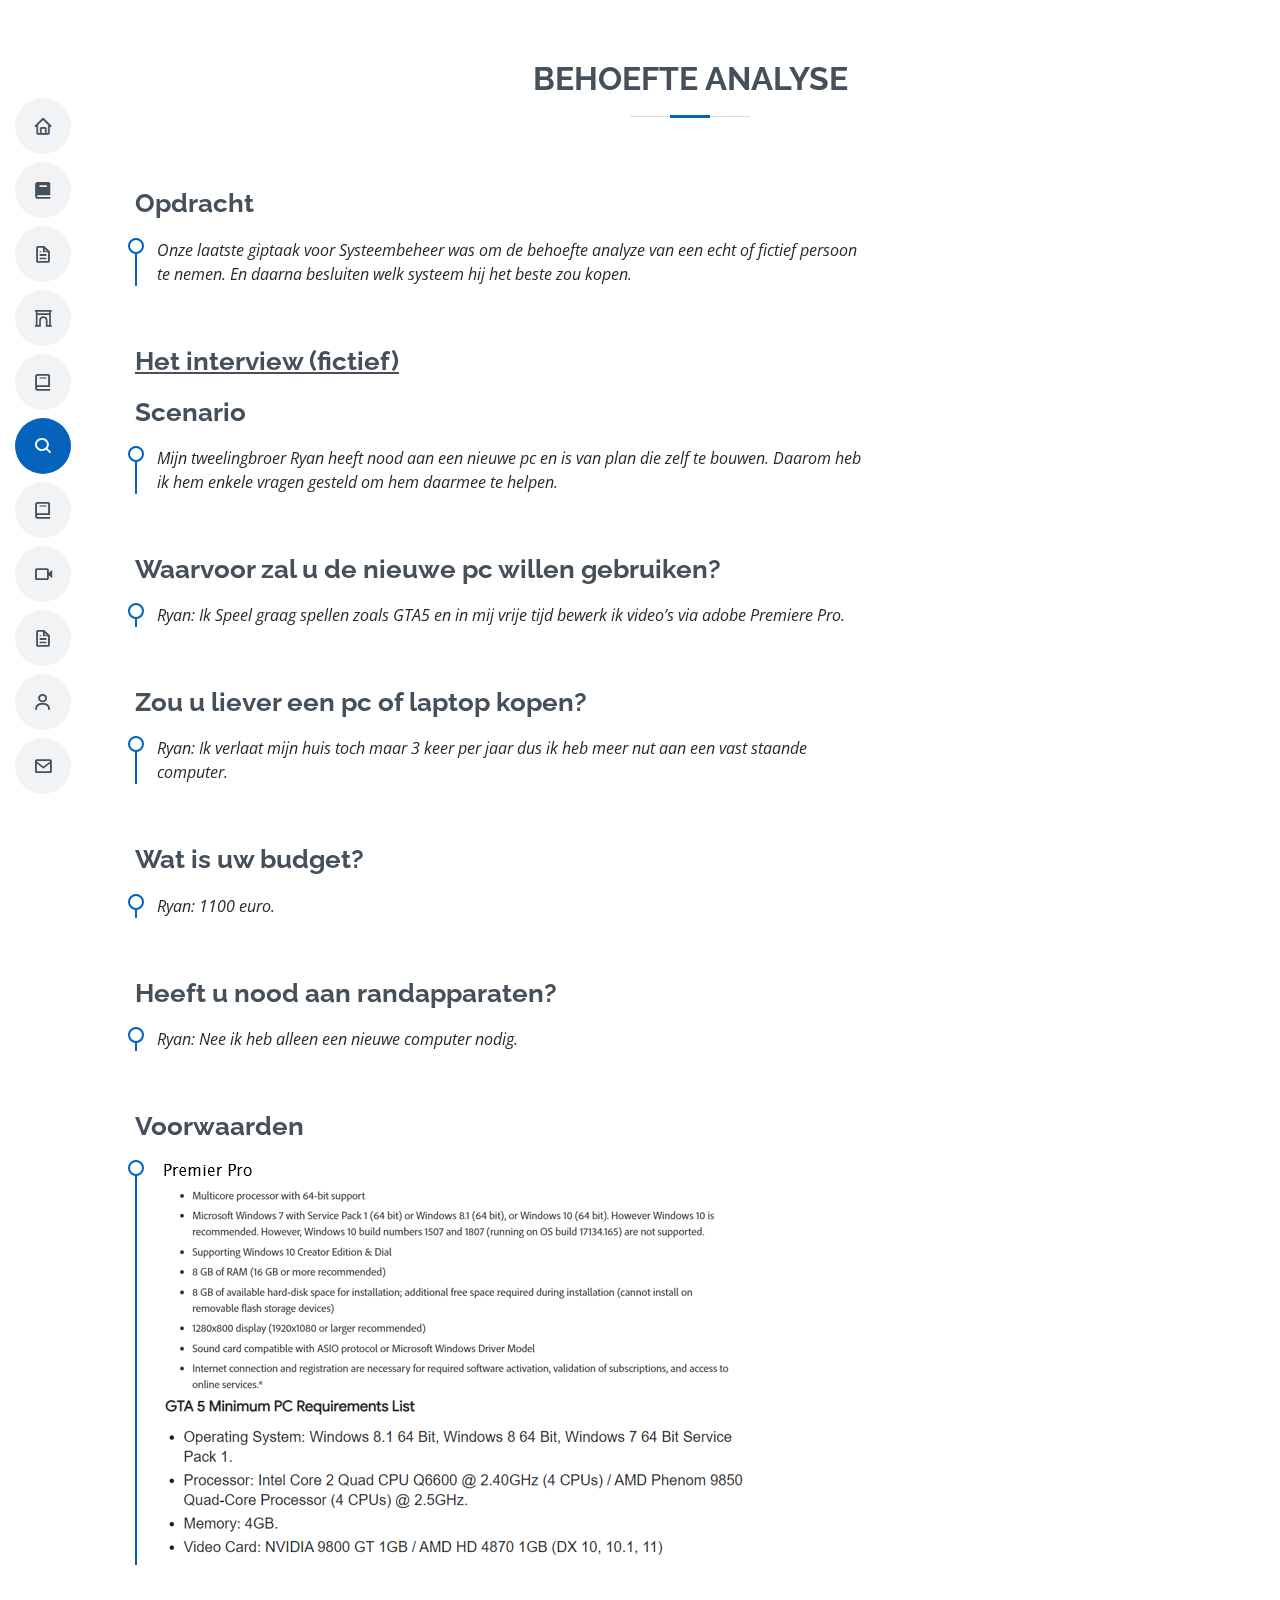
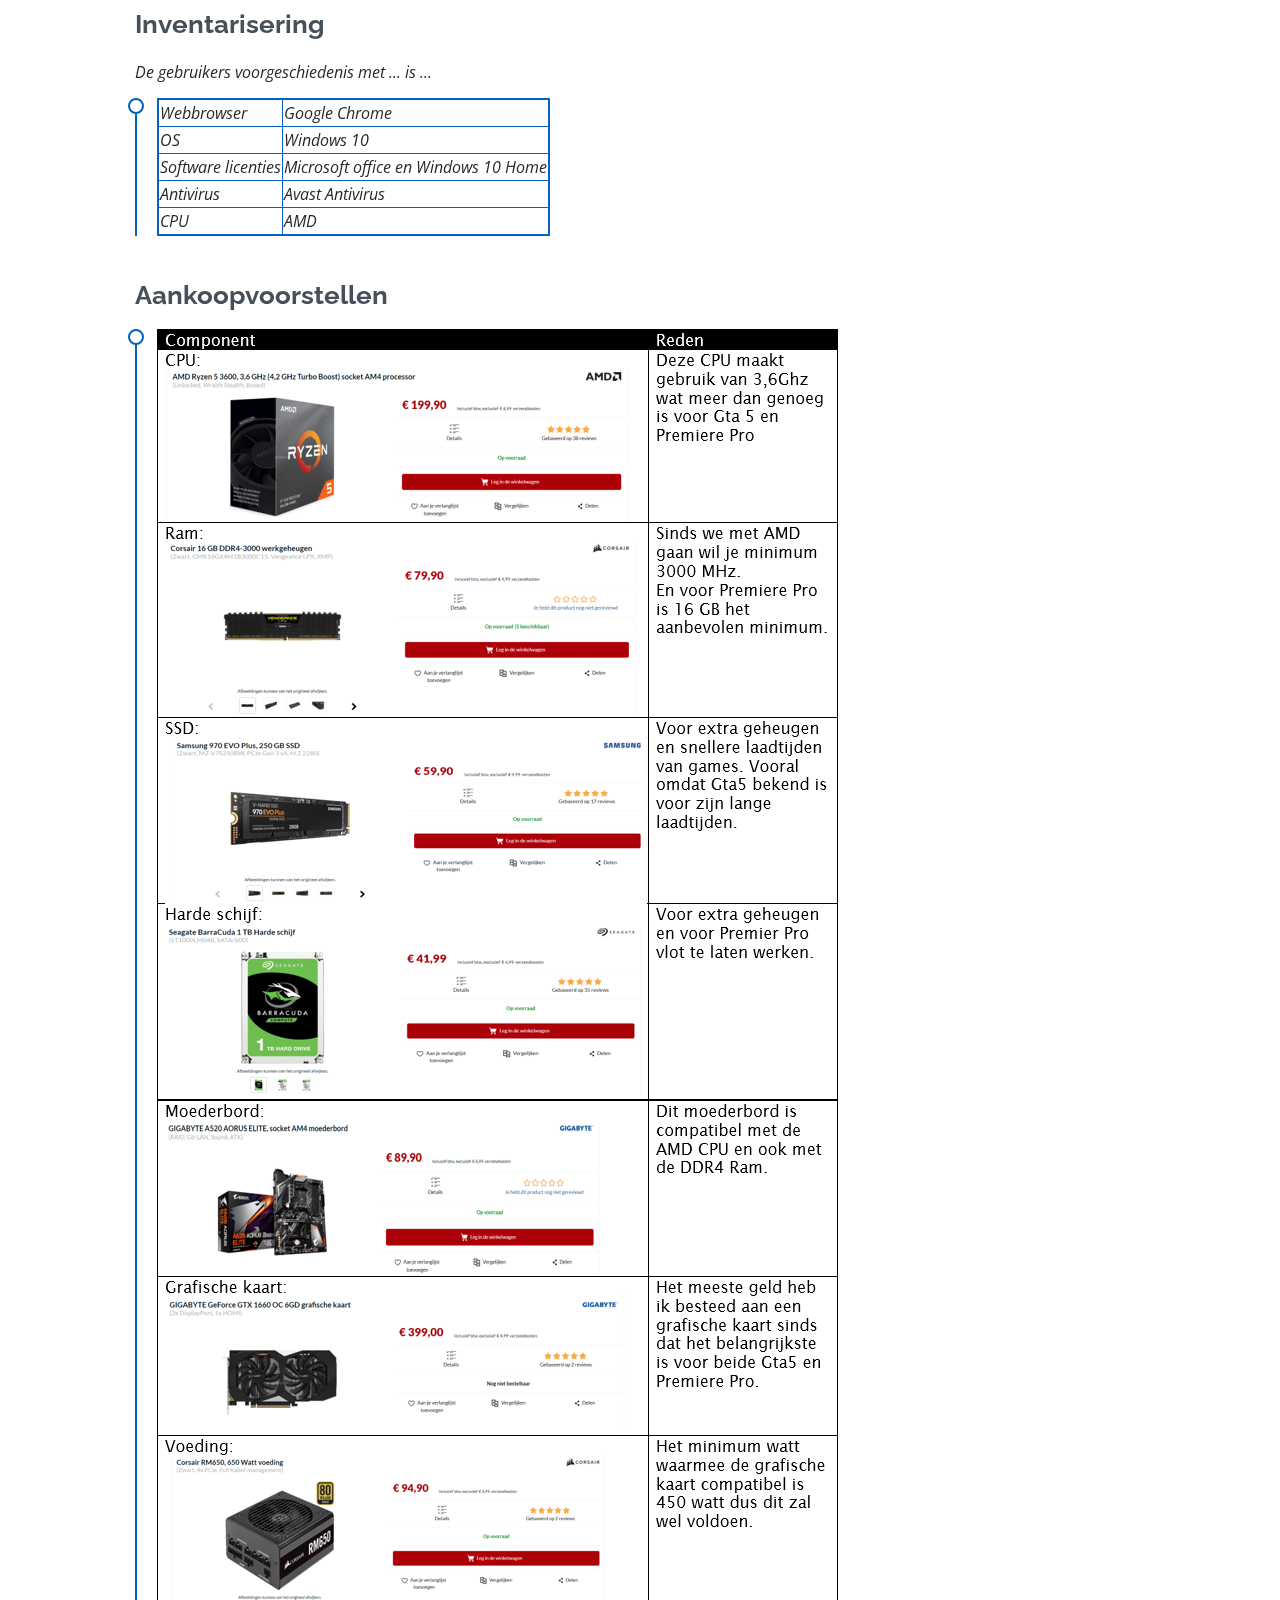
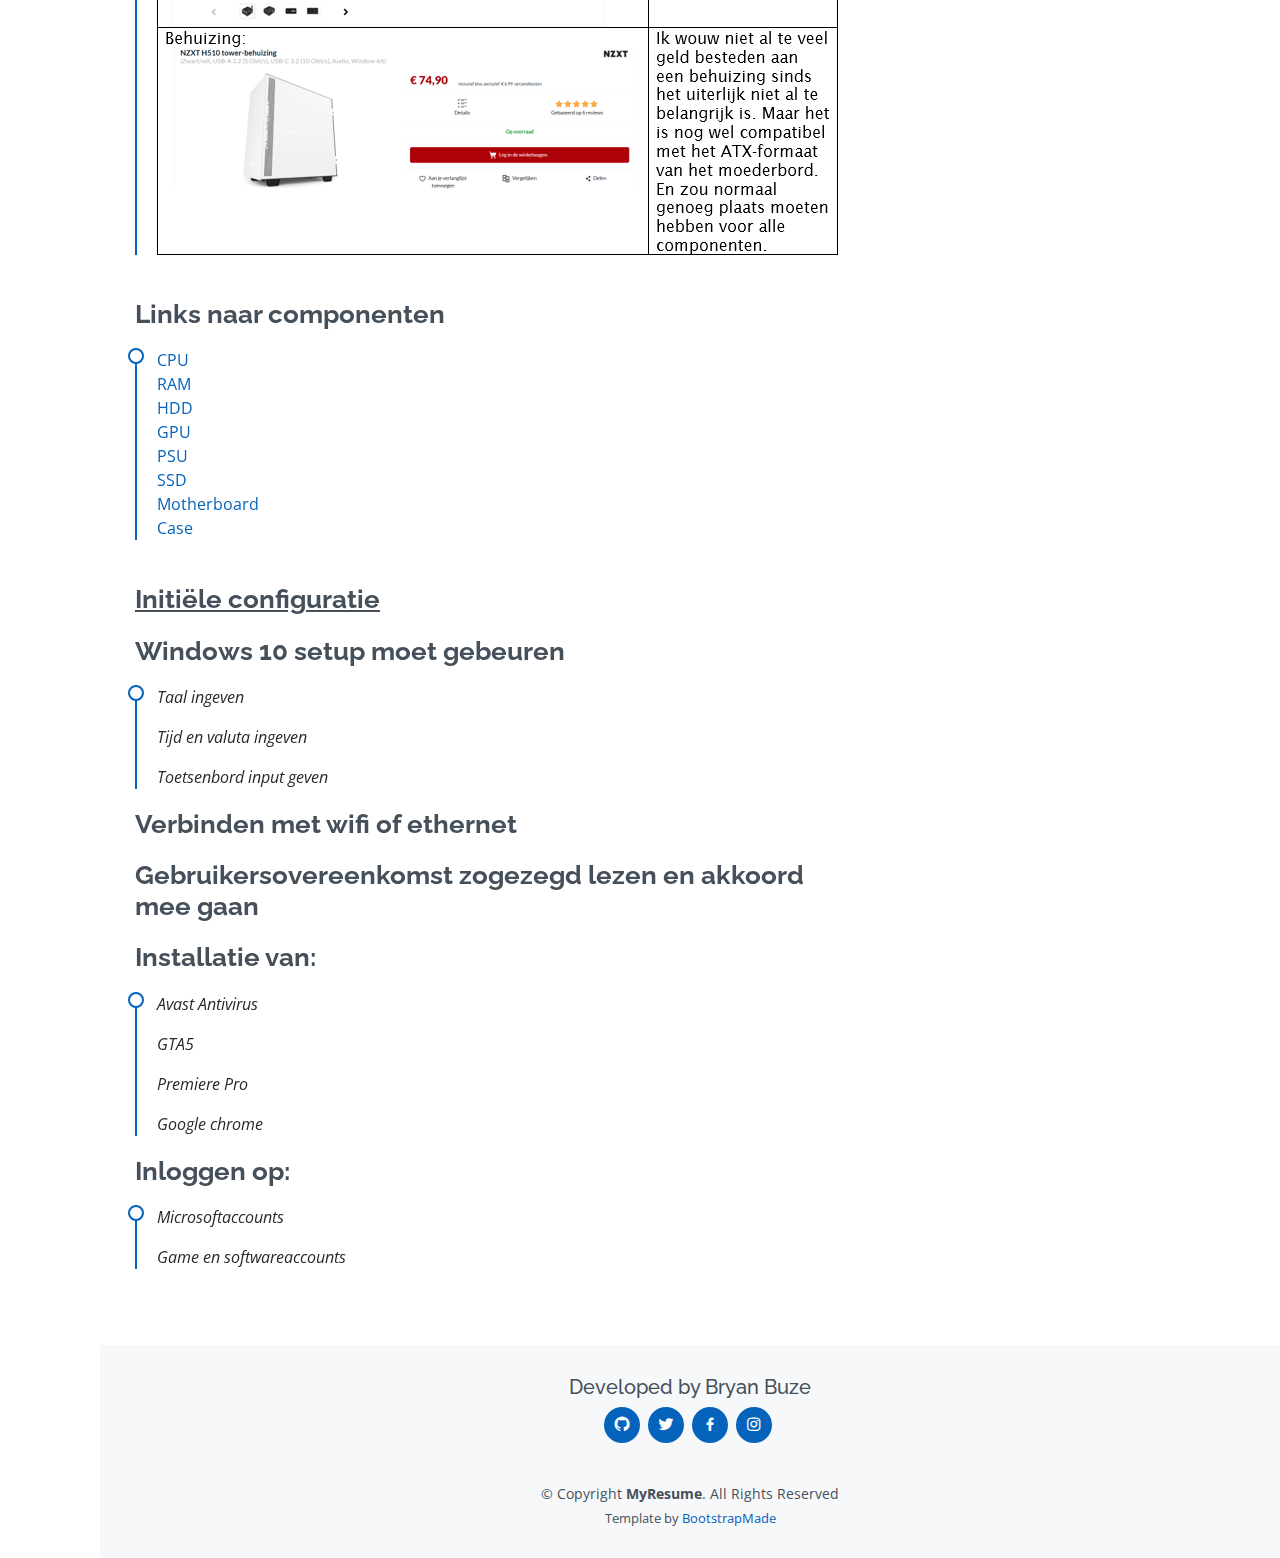
<file: Analyse.html>
<!DOCTYPE html>
<html lang="en">

<head>
  <meta charset="utf-8">
  <meta content="width=device-width, initial-scale=1.0" name="viewport">

  <title>Behoefte Analyse - Bryan Buze</title>
  <meta content="" name="description">
  <meta content="" name="keywords">

  <!-- Favicons -->
  <link href="assets/img/favicon.png" rel="icon">
  <link href="assets/img/apple-touch-icon.png" rel="apple-touch-icon">

  <!-- Google Fonts -->
  <link
    href="https://fonts.googleapis.com/css?family=Open+Sans:300,300i,400,400i,600,600i,700,700i|Raleway:300,300i,400,400i,500,500i,600,600i,700,700i|Poppins:300,300i,400,400i,500,500i,600,600i,700,700i"
    rel="stylesheet">

  <!-- Vendor CSS Files -->
  <link href="assets/vendor/bootstrap/css/bootstrap.min.css" rel="stylesheet">
  <link href="assets/vendor/icofont/icofont.min.css" rel="stylesheet">
  <link href="assets/vendor/boxicons/css/boxicons.min.css" rel="stylesheet">
  <link href="assets/vendor/venobox/venobox.css" rel="stylesheet">
  <link href="assets/vendor/owl.carousel/assets/owl.carousel.min.css" rel="stylesheet">
  <link href="assets/vendor/aos/aos.css" rel="stylesheet">

  <!-- Template Main CSS File -->
  <link href="assets/css/style.css" rel="stylesheet">

  <!-- =======================================================
  * Template Name: MyResume - v2.2.1
  * Template URL: https://bootstrapmade.com/free-html-bootstrap-template-my-resume/
  * Author: BootstrapMade.com
  * License: https://bootstrapmade.com/license/
  ======================================================= -->
</head>

<body>

  <main id="main">

    <!-- ======= Mobile nav toggle button ======= -->
    <button type="button" class="mobile-nav-toggle d-xl-none"><i class="icofont-navigation-menu"></i></button>

    <!-- ======= Header ======= -->
    <header id="header" class="d-flex flex-column justify-content-center">

      <nav class="nav-menu">
        <ul>
          <li><a href="index.html"><i class="bx bx-home"></i> <span>Home</span></a></li>
          <li><a href="Dagverslagen.html"><i class="bx bxs-book"></i> <span>Dagverslagen</span></a></li>
          <li><a href="CaseStudies.html"><i class="bx bx-file"></i> <span>Case Studies</span></a></li>
          <li><a href="#Frans"><i class="bx bx-arch"></i> <span>Français</span></a></li>
          <li><a href="English.html"><i class="bx bx-book"></i> <span>English</span></a></li>
          <li class="active"><a href="#Behoefte Analyse"><i class="bx bx-search"></i> <span>Behoefte Analyse</span></a>
          </li>
          <li><a href="Nederlands.html"><i class="bx bx-book"></i><span>Nederlands</span></a></li>
          <li><a href="IT-TAPA.html"><i class="bx bx-video"></i> <span>IT-TAPA</span></a></li>
          <li><a href="SoftOnt.html"><i class="bx bx-file"></i> <span>Software Ontwikkeling</span></a></li>

          <li><a href="index.html#about"><i class="bx bx-user"></i> <span>About</span></a></li>
          <li><a href="index.html#contact"><i class="bx bx-envelope"></i> <span>Contact</span></a></li>

        </ul>
      </nav><!-- .nav-menu -->

    </header><!-- End Header -->

    <!-- ======= Behoefte Analyse Section ========================================================================================== -->
    <section id="Behoefte Analyse" class="resume">
      <div class="container" data-aos="fade-up">
        <div class="section-title">
          <h2>Behoefte Analyse</h2>
        </div>
        <div class="row">
          <div class="col-lg-8">
            <!--Opdracht-->
            <h3 class="resume-title">Opdracht </h3>
            <div class="resume-item pb-0">
              <p><em>Onze laatste giptaak voor Systeembeheer was om de behoefte analyze van een echt of fictief persoon
                  te nemen. En daarna besluiten welk systeem hij het beste zou kopen.</em></p>
            </div>

            <br>
            <!--Opdracht end-->
            <h3 class="resume-title"><u> Het interview (fictief)</u></h3>
            <h3 class="resume-title">Scenario</h3>
            <div class="resume-item pb-0">
              <p><em>Mijn tweelingbroer Ryan heeft nood aan een nieuwe pc en is van plan die zelf te bouwen. Daarom heb
                  ik hem enkele vragen gesteld om hem daarmee te helpen.</em></p>
            </div>
            <br>
            <h3 class="resume-title">Waarvoor zal u de nieuwe pc willen gebruiken?</h3>
            <div class="resume-item pb-0">
              <p><em>Ryan: Ik Speel graag spellen zoals GTA5 en in mij vrije tijd bewerk ik video’s via adobe Premiere
                  Pro.</em></p>
            </div>
            <br>
            <h3 class="resume-title">Zou u liever een pc of laptop kopen?</h3>
            <div class="resume-item pb-0">
              <p><em>Ryan: Ik verlaat mijn huis toch maar 3 keer per jaar dus ik heb meer nut aan een vast staande
                  computer.</em></p>
            </div>
            <br>
            <h3 class="resume-title">Wat is uw budget?</h3>
            <div class="resume-item pb-0">
              <p><em>Ryan: 1100 euro.</em></p>
            </div>
            <br>
            <h3 class="resume-title">Heeft u nood aan randapparaten?</h3>
            <div class="resume-item pb-0">
              <p><em>Ryan: Nee ik heb alleen een nieuwe computer nodig.</em></p>
            </div>
            <br>
            <h3 class="resume-title">Voorwaarden</h3>
            <div class="resume-item pb-0">
              <img src="assets/img/Analyse/Voorwaarden.png" alt="Voorwaarden">
            </div>
            <br>

            <h3 class="resume-title">Inventarisering</h3>
            <p><em>De gebruikers voorgeschiedenis met ... is ...</em></p>
            <div class="resume-item pb-0">
              <table border="2" bordercolor="#0563bb">
                <tr>
                  <td><em>Webbrowser</em></td>
                  <td><em>Google Chrome</em></td>
                </tr>
                <tr>
                  <td><em>OS</em></td>
                  <td><em>Windows 10 </em></td>
                </tr>
                <tr>
                  <td><em>Software licenties</em></td>
                  <td><em>Microsoft office en Windows 10 Home</em></td>
                </tr>

                <tr>
                  <td><em>Antivirus</em></td>
                  <td><em>Avast Antivirus</em></td>
                </tr>

                <tr>
                  <td><em>CPU</em></td>
                  <td><em>AMD</em></td>
                </tr>

              </table>
            </div>

            <br>

            <h3 class="resume-title">Aankoopvoorstellen</h3>
            <div class="resume-item pb-0">
              <img src="assets/img/Analyse/componenten1.png" alt="Componenten">
              <img src="assets/img/Analyse/componenten2.png" alt="Componenten">
            </div>
            <br>

            <h3 class="resume-title">Links naar componenten</h3>
            <div class="resume-item pb-0">
            <a href="https://www.alternate.be/AMD/Ryzen-5-3600-3-6-GHz-(4-2-GHz-Turbo-Boost)-socket-AM4-processor/html/product/1553392">CPU</a> <br>
            <a href="https://www.alternate.be/html/product/1433958?utm_source=Google&utm_medium=cpc&utm_campaign=Google_Werkgeheugen&utm_term=1433958&utm_campaign=&utm_medium=ppc&utm_term=&utm_source=adwords&hsa_mt=&hsa_ver=3&hsa_kw=&hsa_tgt=pla-296690562403&hsa_ad=448840557504&hsa_grp=106931875800&hsa_net=adwords&hsa_src=u&hsa_acc=3926023574&hsa_cam=10563672706&gclid=Cj0KCQiA-OeBBhDiARIsADyBcE4axDmY8j59ihBKTfv_o97YG668VO8eALB5JKSEo89bCP1zvSDedEsaAmLYEALw_wcB">RAM</a> <br>
            <a href="https://www.alternate.be/Seagate/BarraCuda-1-TB-Harde-schijf/html/product/1307666">HDD</a> <br>
            <a href="https://www.alternate.be/html/product/1529279?utm_source=Google&utm_medium=cpc&utm_campaign=Google_Grafische%20kaart&utm_term=1529279&utm_campaign=&utm_medium=ppc&utm_term=&utm_source=adwords&hsa_mt=&hsa_ver=3&hsa_kw=&hsa_tgt=pla-297726309495&hsa_ad=448840557504&hsa_grp=106931875800&hsa_net=adwords&hsa_src=u&hsa_acc=3926023574&hsa_cam=10563672706&gclid=Cj0KCQiA-OeBBhDiARIsADyBcE6j3c-h8qbCk5f2OHNb4MZLPpijdJfsnyGmcILc4PCl8F4S-bBNL1EaAg49EALw_wcB">GPU</a> <br>
            <a href="https://www.alternate.be/Corsair/RM650-650-Watt-voeding/html/product/1547370#product-details-tab">PSU</a> <br>
            <a href="https://www.alternate.be/Samsung/970-EVO-Plus-250-GB-SSD/html/product/1509913">SSD</a> <br>
            <a href="https://www.alternate.be/GIGABYTE/A520-AORUS-ELITE-socket-AM4-moederbord/html/product/1674179#product-details-tab">Motherboard</a> <br>
            <a href="https://www.alternate.be/NZXT/H510-tower-behuizing/html/product/1544552#product-details-tab">Case</a> <br>
            
            </div>
            <br>

            <h3 class="resume-title"><u> Initiële configuratie</u></h3>
            <h3 class="resume-title">Windows 10 setup moet gebeuren</h3>
            <div class="resume-item pb-0">
              <p><em>Taal ingeven</em></p>
              <p><em>Tijd en valuta ingeven</em></p>
              <p><em>Toetsenbord input geven</em></p>
            </div>
            <h3 class="resume-title">Verbinden met wifi of ethernet</h3>
            <h3 class="resume-title">Gebruikersovereenkomst zogezegd lezen en akkoord mee gaan</h3>
            <h3 class="resume-title">Installatie van:</h3>
            <div class="resume-item pb-0">
              <p><em>Avast Antivirus</em></p>
              <p><em>GTA5</em></p>
              <p><em>Premiere Pro</em></p>
              <p><em>Google chrome</em></p>
            </div>
            <h3 class="resume-title">Inloggen op:</h3>
            <div class="resume-item pb-0">
              <p><em>Microsoftaccounts</em></p>
              <p><em>Game en softwareaccounts</em></p>
            </div>




          </div>
        </div>

      </div>
    </section><!-- End Behoefte Analyse Section -->


    <!-- ======= Footer ======= -->
    <footer id="footer">
      <div class="container">
        <h5>Developed by Bryan Buze</h5>

        <div class="social-links">
          <a href="https://github.com/BryanB-immalle" target="_blank" class="github"><i class="bx bxl-github"></i></a>
          <a href="https://twitter.com/BarackObama" target="_blank" class="twitter"><i class="bx bxl-twitter"></i></a>
          <a href="https://nl-nl.facebook.com/barackobama" target="_blank" class="facebook"><i
              class="bx bxl-facebook"></i></a>
          <a href="https://www.instagram.com/barackobama/" target="_blank" class="instagram"><i
              class="bx bxl-instagram"></i></a>
        </div>
        <div class="copyright">
          &copy; Copyright <strong><span>MyResume</span></strong>. All Rights Reserved
        </div>
        <div class="credits">
          <!-- All the links in the footer should remain intact. -->
          <!-- You can delete the links only if you purchased the pro version. -->
          <!-- Licensing information: [license-url] -->
          <!-- Purchase the pro version with working PHP/AJAX contact form: https://bootstrapmade.com/free-html-bootstrap-template-my-resume/ -->
          Template by <a href="https://bootstrapmade.com/">BootstrapMade</a>
        </div>
      </div>
    </footer><!-- End Footer -->

  </main><!-- End #main -->

  <a href="#" class="back-to-top"><i class="bx bx-up-arrow-alt"></i></a>
  <div id="preloader"></div>

  <!-- Vendor JS Files -->
  <script src="assets/vendor/jquery/jquery.min.js"></script>
  <script src="assets/vendor/bootstrap/js/bootstrap.bundle.min.js"></script>
  <script src="assets/vendor/jquery.easing/jquery.easing.min.js"></script>
  <script src="assets/vendor/php-email-form/validate.js"></script>
  <script src="assets/vendor/waypoints/jquery.waypoints.min.js"></script>
  <script src="assets/vendor/counterup/counterup.min.js"></script>
  <script src="assets/vendor/isotope-layout/isotope.pkgd.min.js"></script>
  <script src="assets/vendor/venobox/venobox.min.js"></script>
  <script src="assets/vendor/owl.carousel/owl.carousel.min.js"></script>
  <script src="assets/vendor/typed.js/typed.min.js"></script>
  <script src="assets/vendor/aos/aos.js"></script>

  <!-- Template Main JS File -->
  <script src="assets/js/main.js"></script>

</body>

</html>
</file>
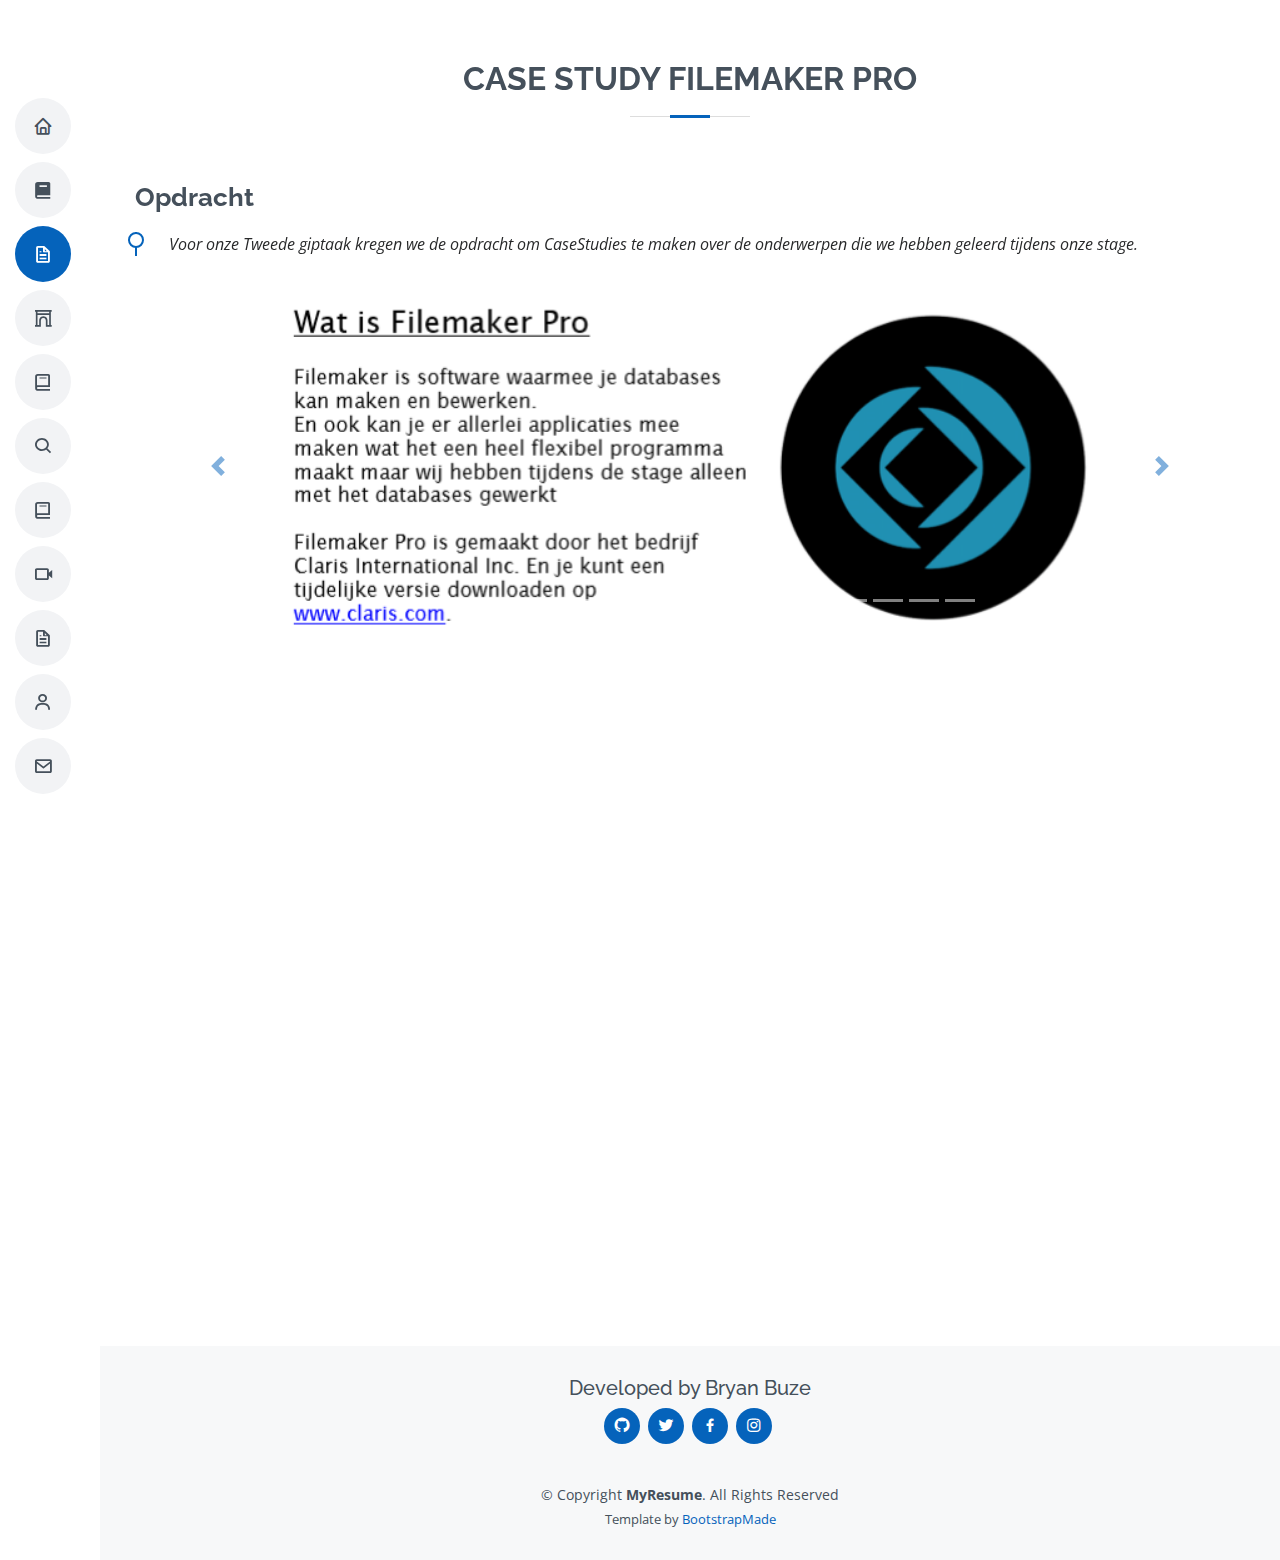
<file: CaseStudies.html>
<!DOCTYPE html>
<html lang="en">

<head>
  <meta charset="utf-8">
  <meta content="width=device-width, initial-scale=1.0" name="viewport">

  <title>CaseStudies - Bryan Buze</title>
  <meta content="" name="description">
  <meta content="" name="keywords">

  <!-- Favicons -->
  <link href="assets/img/favicon.png" rel="icon">
  <link href="assets/img/apple-touch-icon.png" rel="apple-touch-icon">

  <!-- Google Fonts -->
  <link
    href="https://fonts.googleapis.com/css?family=Open+Sans:300,300i,400,400i,600,600i,700,700i|Raleway:300,300i,400,400i,500,500i,600,600i,700,700i|Poppins:300,300i,400,400i,500,500i,600,600i,700,700i"
    rel="stylesheet">

  <!-- Vendor CSS Files -->
  <link href="assets/vendor/bootstrap/css/bootstrap.min.css" rel="stylesheet">
  <link href="assets/vendor/icofont/icofont.min.css" rel="stylesheet">
  <link href="assets/vendor/boxicons/css/boxicons.min.css" rel="stylesheet">
  <link href="assets/vendor/venobox/venobox.css" rel="stylesheet">
  <link href="assets/vendor/owl.carousel/assets/owl.carousel.min.css" rel="stylesheet">
  <link href="assets/vendor/aos/aos.css" rel="stylesheet">

  <!-- Template Main CSS File -->
  <link href="assets/css/style.css" rel="stylesheet">

  <!-- =======================================================
  * Template Name: MyResume - v2.2.1
  * Template URL: https://bootstrapmade.com/free-html-bootstrap-template-my-resume/
  * Author: BootstrapMade.com
  * License: https://bootstrapmade.com/license/
  ======================================================== -->
</head>

<body>

  <main id="main">

    <!-- ======= Mobile nav toggle button ======= -->
    <button type="button" class="mobile-nav-toggle d-xl-none"><i class="icofont-navigation-menu"></i></button>

    <!-- ======= Header ======= -->
    <header id="header" class="d-flex flex-column justify-content-center">

      <nav class="nav-menu">
        <ul>
          <li><a href="index.html"><i class="bx bx-home"></i> <span>Home</span></a></li>
          <li><a href="Dagverslagen.html"><i class="bx bxs-book"></i> <span>Dagverslagen</span></a></li>
          <li class="active"><a href="#CaseStudies"><i class="bx bx-file"></i> <span>Case Studies</span></a></li>
          <li><a href="Frans.html"><i class="bx bx-arch"></i> <span>Français</span></a></li>
          <li><a href="English.html"><i class="bx bx-book"></i> <span>English</span></a></li>
          <li><a href="Analyse.html"><i class="bx bx-search"></i> <span>Behoefte Analyse</span></a></li>
          <li><a href="Nederlands.html"><i class="bx bx-book"></i><span>Nederlands</span></a></li>
          <li><a href="IT-TAPA.html"><i class="bx bx-video"></i> <span>IT-TAPA</span></a></li>
          <li><a href="SoftOnt.html"><i class="bx bx-file"></i> <span>Software Ontwikkeling</span></a></li>

          <li><a href="index.html#about"><i class="bx bx-user"></i> <span>About</span></a></li>
          <li><a href="index.html#contact"><i class="bx bx-envelope"></i> <span>Contact</span></a></li>
          
        </ul>
      </nav><!-- .nav-menu -->

    </header><!-- End Header -->



    <!-- ======= CaseStudies Section ======= -->
    <section id="CaseStudies" class="resume">

      <div class="container" data-aos="fade-up">
        <div class="section-title">
          <h2>Case Study Filemaker Pro</h2>
          <br>

          <div class="row">
            <div class="col-lg-11">
              <!--Opdracht-->
              <h3 class="resume-title" style="text-align: left;">Opdracht </h3>
              <div class="resume-item pb-0">
                <p><em>Voor onze Tweede giptaak kregen we de opdracht om CaseStudies te maken over de onderwerpen die we hebben geleerd tijdens onze stage.</em></p>
              </div>
  
              <br><br>
              <!--Opdracht end-->
            </div>
          </div>
          
          <div id="demo" class="carousel slide" data-ride="carousel" >

            <!-- Indicators -->
            <ul class="carousel-indicators" >
              <li data-target="#demo2" data-slide-to="0"></li>
              <li data-target="#demo2" data-slide-to="1"></li>
              <li data-target="#demo2" data-slide-to="2"></li>
              <li data-target="#demo2" data-slide-to="3"></li>
              <li data-target="#demo2" data-slide-to="4"></li>
              <li data-target="#demo2" data-slide-to="5"></li>
              <li data-target="#demo2" data-slide-to="6"></li>
              <li data-target="#demo2" data-slide-to="7"></li>
              <li data-target="#demo2" data-slide-to="8"></li>
              <li data-target="#demo2" data-slide-to="9"></li>
              <li data-target="#demo2" data-slide-to="10"></li>
              <li data-target="#demo2" data-slide-to="11"></li>
              <li data-target="#demo2" data-slide-to="12"></li>
              <li data-target="#demo2" data-slide-to="13"></li>
              <li data-target="#demo2" data-slide-to="14"></li>
              <li data-target="#demo2" data-slide-to="15"></li>
            </ul>

            <!-- The slideshow -->
            <div class="carousel-inner" >
              <div class="carousel-item active">
                <img src="assets/img/Case Studies/Case Study Filemaker Pro/Case Study Filemaker Pro1.png" alt="1" width="800" height="320"class="img-fluid">
              </div>
              <div class="carousel-item">
                <img src="assets/img/Case Studies/Case Study Filemaker Pro/Case Study Filemaker Pro2.png" alt="2" width="800" height="320" class="img-fluid">
              </div>
              <div class="carousel-item">
                <img src="assets/img/Case Studies/Case Study Filemaker Pro/Case Study Filemaker Pro3.png" alt="3" width="850" height="320" class="img-fluid">
              </div>
              <div class="carousel-item">
                <img src="assets/img/Case Studies/Case Study Filemaker Pro/Case Study Filemaker Pro4.png" alt="4" width="850" height="320" class="img-fluid">
              </div>
              <div class="carousel-item">
                <img src="assets/img/Case Studies/Case Study Filemaker Pro/Case Study Filemaker Pro5.png" alt="5" width="700" height="320" class="img-fluid">
              </div>
              <div class="carousel-item">
                <img src="assets/img/Case Studies/Case Study Filemaker Pro/Case Study Filemaker Pro6.png" alt="6" width="850" height="320" class="img-fluid">
              </div>
              <div class="carousel-item">
                <img src="assets/img/Case Studies/Case Study Filemaker Pro/Case Study Filemaker Pro7.png" alt="7" width="650" height="320" class="img-fluid">
              </div>
              <div class="carousel-item">
                <img src="assets/img/Case Studies/Case Study Filemaker Pro/Case Study Filemaker Pro8.png" alt="8" width="650" height="320" class="img-fluid">
              </div>
              <div class="carousel-item">
                <img src="assets/img/Case Studies/Case Study Filemaker Pro/Case Study Filemaker Pro9.png" alt="9" width="650" height="320" class="img-fluid">
              </div>
              <div class="carousel-item">
                <img src="assets/img/Case Studies/Case Study Filemaker Pro/Case Study Filemaker Pro10.png" alt="10" width="650" height="320" class="img-fluid">
              </div>
              <div class="carousel-item">
                <img src="assets/img/Case Studies/Case Study Filemaker Pro/Case Study Filemaker Pro11.png" alt="11" width="650" height="320" class="img-fluid">
              </div>
              <div class="carousel-item">
                <img src="assets/img/Case Studies/Case Study Filemaker Pro/Case Study Filemaker Pro12.png" alt="12" width="650" height="320" class="img-fluid">
              </div>
              <div class="carousel-item">
                <img src="assets/img/Case Studies/Case Study Filemaker Pro/Case Study Filemaker Pro13.png" alt="13" width="600" height="320" class="img-fluid">
              </div>
              <div class="carousel-item">
                <img src="assets/img/Case Studies/Case Study Filemaker Pro/Case Study Filemaker Pro14.png" alt="14" width="650" height="320" class="img-fluid">
              </div>
              <div class="carousel-item">
                <img src="assets/img/Case Studies/Case Study Filemaker Pro/Case Study Filemaker Pro15.png" alt="15" width="650" height="320" class="img-fluid">
              </div>
              <div class="carousel-item">
                <img src="assets/img/Case Studies/Case Study Filemaker Pro/Case Study Filemaker Pro16.png" alt="16" width="700" height="320" class="img-fluid">
              </div>

            </div>

            <!-- Left and right controls -->
            <a class="carousel-control-prev" href="#demo" data-slide="prev">
              <span class="carousel-control-prev-icon"></span>
            </a>
            <a class="carousel-control-next" href="#demo" data-slide="next">
              <span class="carousel-control-next-icon"></span>
            </a>

          </div>
        </div>
      </div>
      <br><br><br><br><br><br>


      <div class="container" data-aos="fade-up">
        <div class="section-title">
          <h2>Mini-Case Study Server racks</h2>

          <div id="demo2" class="carousel slide" data-ride="carousel">

            <!-- Indicators -->
            <ul class="carousel-indicators">
              <li data-target="#demo2" data-slide-to="0"></li>
              <li data-target="#demo2" data-slide-to="1"></li>
              <li data-target="#demo2" data-slide-to="2"></li>
              <li data-target="#demo2" data-slide-to="3"></li>
              <li data-target="#demo2" data-slide-to="4"></li>
              <li data-target="#demo2" data-slide-to="5"></li>
              <li data-target="#demo2" data-slide-to="6"></li>
            </ul>

            <!-- The slideshow -->
            <div class="carousel-inner">
              <div class="carousel-item active">
                <img src="assets/img/Case Studies/mini-case study/Mini-Case Study1 .docx - Word.png" alt="1" width="600" height="400" class="img-fluid">
              </div>
              <div class="carousel-item">
                <img src="assets/img/Case Studies/mini-case study/Mini-Case Study2 .docx - Word.png" alt="2" width="850" height="400" class="img-fluid">
              </div>
              <div class="carousel-item">
                <img src="assets/img/Case Studies/mini-case study/Mini-Case Study3 .docx - Word.png" alt="3" width="850" height="400" class="img-fluid">
              </div>
              <div class="carousel-item">
                <img src="assets/img/Case Studies/mini-case study/Mini-Case Study4 .docx - Word.png" alt="4" width="600" height="400" class="img-fluid">
              </div>
              <div class="carousel-item">
                <img src="assets/img/Case Studies/mini-case study/Mini-Case Study5 .docx - Word.png" alt="5" width="600" height="400" class="img-fluid">
              </div>
              <div class="carousel-item">
                <img src="assets/img/Case Studies/mini-case study/Mini-Case Study6 .docx - Word.png" alt="6" width="600" height="400" class="img-fluid">
              </div>
              <div class="carousel-item">
                <img src="assets/img/Case Studies/mini-case study/Mini-Case Study7 .docx - Word.png" alt="7" width="700" height="400" class="img-fluid">
              </div>

            </div>

            <!-- Left and right controls -->
            <a class="carousel-control-prev" href="#demo2" data-slide="prev">
              <span class="carousel-control-prev-icon"></span>
            </a>
            <a class="carousel-control-next" href="#demo2" data-slide="next">
              <span class="carousel-control-next-icon"></span>
            </a>

          </div>
        </div>
      </div>
    </section>

    <!-- End CaseStudies Section ------------------------------------------------------------------------------>


    <!-- ======= Footer ======= -->
    <footer id="footer">
      <div class="container">
        <h5>Developed by Bryan Buze</h5>

        <div class="social-links">
          <a href="https://github.com/BryanB-immalle" target="_blank" class="github"><i class="bx bxl-github"></i></a>
          <a href="https://twitter.com/BarackObama" target="_blank" class="twitter"><i class="bx bxl-twitter"></i></a>
          <a href="https://nl-nl.facebook.com/barackobama" target="_blank" class="facebook"><i class="bx bxl-facebook"></i></a>
          <a href="https://www.instagram.com/barackobama/" target="_blank" class="instagram"><i class="bx bxl-instagram"></i></a>
        </div>
        <div class="copyright">
          &copy; Copyright <strong><span>MyResume</span></strong>. All Rights Reserved
        </div>
        <div class="credits">
          <!-- All the links in the footer should remain intact. -->
          <!-- You can delete the links only if you purchased the pro version. -->
          <!-- Licensing information: [license-url] -->
          <!-- Purchase the pro version with working PHP/AJAX contact form: https://bootstrapmade.com/free-html-bootstrap-template-my-resume/ -->
          Template by <a href="https://bootstrapmade.com/">BootstrapMade</a>
        </div>
      </div>
    </footer><!-- End Footer -->

  </main><!-- End #main -->

  <a href="#" class="back-to-top"><i class="bx bx-up-arrow-alt"></i></a>
  <div id="preloader"></div>

  <!-- Vendor JS Files -->
  <script src="assets/vendor/jquery/jquery.min.js"></script>
  <script src="assets/vendor/bootstrap/js/bootstrap.bundle.min.js"></script>
  <script src="assets/vendor/jquery.easing/jquery.easing.min.js"></script>
  <script src="assets/vendor/php-email-form/validate.js"></script>
  <script src="assets/vendor/waypoints/jquery.waypoints.min.js"></script>
  <script src="assets/vendor/counterup/counterup.min.js"></script>
  <script src="assets/vendor/isotope-layout/isotope.pkgd.min.js"></script>
  <script src="assets/vendor/venobox/venobox.min.js"></script>
  <script src="assets/vendor/owl.carousel/owl.carousel.min.js"></script>
  <script src="assets/vendor/typed.js/typed.min.js"></script>
  <script src="assets/vendor/aos/aos.js"></script>


  <!-- Template Main JS File -->
  <script src="assets/js/main.js"></script>

</body>

</html>
</file>
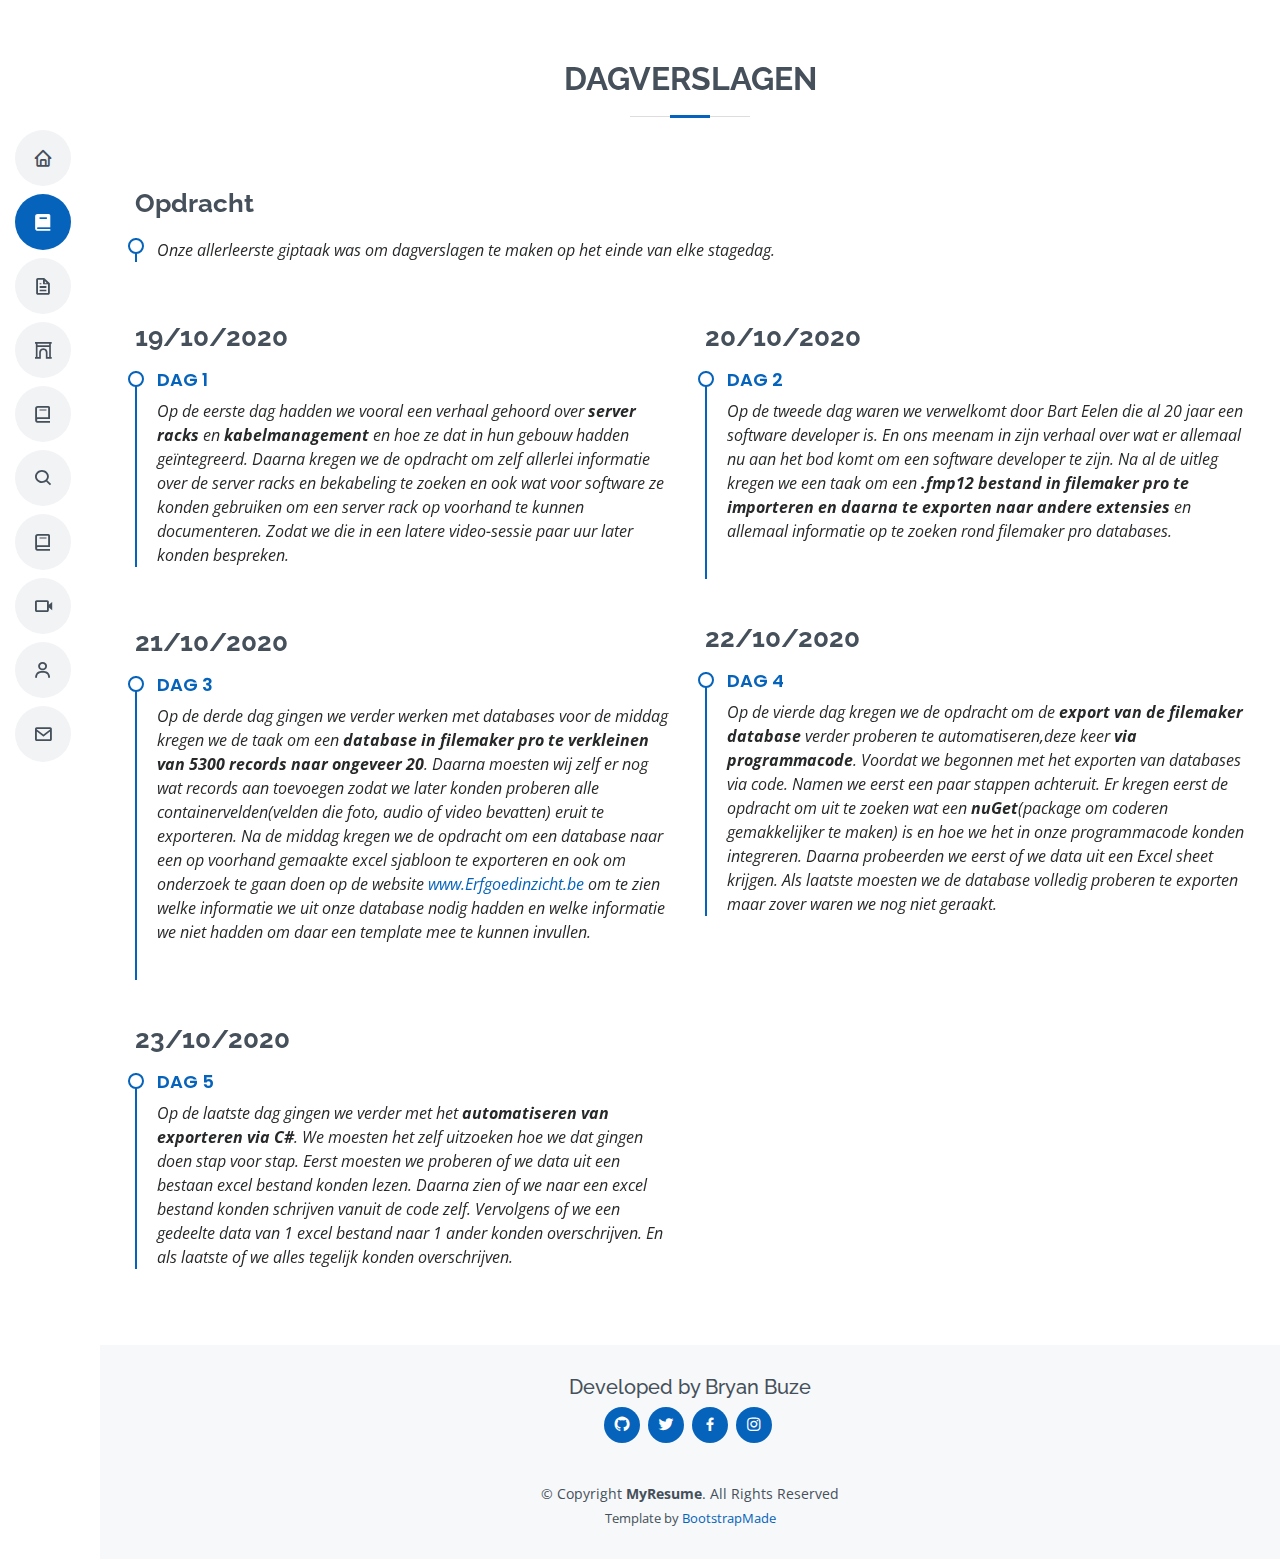
<file: Dagverslagen.html>
<!DOCTYPE html>
<html lang="en">

<head>
  <meta charset="utf-8">
  <meta content="width=device-width, initial-scale=1.0" name="viewport">

  <title>Dagverslagen - Bryan Buze</title>
  <meta content="" name="description">
  <meta content="" name="keywords">

  <!-- Favicons -->
  <link href="assets/img/favicon.png" rel="icon">
  <link href="assets/img/apple-touch-icon.png" rel="apple-touch-icon">

  <!-- Google Fonts -->
  <link
    href="https://fonts.googleapis.com/css?family=Open+Sans:300,300i,400,400i,600,600i,700,700i|Raleway:300,300i,400,400i,500,500i,600,600i,700,700i|Poppins:300,300i,400,400i,500,500i,600,600i,700,700i"
    rel="stylesheet">

  <!-- Vendor CSS Files -->
  <link href="assets/vendor/bootstrap/css/bootstrap.min.css" rel="stylesheet">
  <link href="assets/vendor/icofont/icofont.min.css" rel="stylesheet">
  <link href="assets/vendor/boxicons/css/boxicons.min.css" rel="stylesheet">
  <link href="assets/vendor/venobox/venobox.css" rel="stylesheet">
  <link href="assets/vendor/owl.carousel/assets/owl.carousel.min.css" rel="stylesheet">
  <link href="assets/vendor/aos/aos.css" rel="stylesheet">

  <!-- Template Main CSS File -->
  <link href="assets/css/style.css" rel="stylesheet">

  <!-- =======================================================
  * Template Name: MyResume - v2.2.1
  * Template URL: https://bootstrapmade.com/free-html-bootstrap-template-my-resume/
  * Author: BootstrapMade.com
  * License: https://bootstrapmade.com/license/
  ======================================================== -->
</head>

<body>

  <main id="main">

    <!-- ======= Mobile nav toggle button ======= -->
    <button type="button" class="mobile-nav-toggle d-xl-none"><i class="icofont-navigation-menu"></i></button>

    <!-- ======= Header ======= -->
    <header id="header" class="d-flex flex-column justify-content-center">

      <nav class="nav-menu">
        <ul>
          <li><a href="index.html"><i class="bx bx-home"></i> <span>Home</span></a></li>
          <li class="active"><a href="#Dagverslagen"><i class="bx bxs-book"></i> <span>Dagverslagen</span></a></li>
          <li><a href="CaseStudies.html"><i class="bx bx-file"></i> <span>Case Studies</span></a></li>
          <li><a href="Frans.html"><i class="bx bx-arch"></i> <span>Français</span></a></li>
          <li><a href="English.html"><i class="bx bx-book"></i> <span>English</span></a></li>
          <li><a href="Analyse.html"><i class="bx bx-search"></i> <span>Behoefte Analyse</span></a></li>
          <li><a href="Nederlands.html"><i class="bx bx-book"></i><span>Nederlands</span></a></li>
          <li><a href="IT-TAPA.html"><i class="bx bx-video"></i> <span>IT-TAPA</span></a></li>
          

          <li><a href="index.html#about"><i class="bx bx-user"></i> <span>About</span></a></li>
          <li><a href="index.html#contact"><i class="bx bx-envelope"></i> <span>Contact</span></a></li>
          

        </ul>
      </nav><!-- .nav-menu -->

    </header><!-- End Header -->

    <!-- ======= Dagverslagen Section ========================================================================================== -->
    <section id="Dagverslagen" class="resume">
      <div class="container" data-aos="fade-up">

        <div class="section-title">
          <h2>Dagverslagen</h2>
        </div>
           <!--Opdracht-->
           <h3 class="resume-title">Opdracht </h3>
           <div class="resume-item pb-0">
             <p><em> Onze allerleerste giptaak was om dagverslagen te maken op het einde van elke stagedag.</em></p>
           </div>

           <br>

        <div class="row">
          <div class="col-lg-6">
            <h3 class="resume-title">19/10/2020</h3>
            <div class="resume-item pb-0">
              <h4>Dag 1</h4>
              <p><em>Op de eerste dag hadden we vooral een verhaal gehoord over <b> server racks</b> en <b>
                    kabelmanagement</b> en hoe
                  ze dat in hun gebouw hadden geïntegreerd. Daarna kregen we de opdracht om zelf allerlei informatie
                  over
                  de server racks en bekabeling te zoeken en ook wat voor software ze konden gebruiken om een server
                  rack
                  op voorhand te kunnen documenteren. Zodat we die in een latere video-sessie paar uur later konden
                  bespreken.</em></p>

            </div>
            <br>
            <h3 class="resume-title">21/10/2020</h3>
            <div class="resume-item">
              <h4>Dag 3</h4>
              <p><em>Op de derde dag gingen we verder werken met databases voor de middag kregen we de taak om een
                  <b> database in filemaker pro te verkleinen van 5300 records naar ongeveer 20</b>. Daarna moesten wij
                  zelf er
                  nog wat records aan toevoegen zodat we later konden proberen alle containervelden(velden die foto,
                  audio of video bevatten) eruit te exporteren. Na de middag kregen we de opdracht om een database naar
                  een op voorhand gemaakte excel sjabloon te exporteren en ook om onderzoek te gaan doen op de website
                  <a href="https://erfgoedinzicht.be/" target="_blank"> www.Erfgoedinzicht.be</a> om te zien welke informatie we uit onze database nodig hadden en welke
                  informatie we niet hadden om daar een template mee te kunnen invullen.</em></p>
            </div>
            <br>
            <h3 class="resume-title">23/10/2020</h3>
            <div class="resume-item">
              <h4>Dag 5</h4>
              <p><em>Op de laatste dag gingen we verder met het <b>automatiseren van exporteren via C#</b>. We moesten
                  het zelf
                  uitzoeken hoe we dat gingen doen stap voor stap. Eerst moesten we proberen of we data uit een bestaan
                  excel bestand konden lezen. Daarna zien of we naar een excel bestand konden schrijven vanuit de code
                  zelf. Vervolgens of we een gedeelte data van 1 excel bestand naar 1 ander konden overschrijven. En als
                  laatste of we alles tegelijk konden overschrijven.</em></p>

            </div>

          </div>
          <div class="col-lg-6     ">
            <h3 class="resume-title">20/10/2020</h3>
            <div class="resume-item">
              <h4>Dag 2</h4>
              <p><em>Op de tweede dag waren we verwelkomt door Bart Eelen die al 20 jaar een software developer is. En
                  ons meenam in zijn verhaal over wat er allemaal nu aan het bod komt om een software developer te zijn.
                  Na al de uitleg kregen we een taak om een <b>.fmp12 bestand in filemaker pro te importeren en daarna
                    te
                    exporten naar andere extensies </b>en allemaal informatie op te zoeken rond filemaker pro
                  databases.</em>
              </p>
            </div>
            <br>
            <h3 class="resume-title">22/10/2020</h3>
            <div class="resume-item">
              <h4>Dag 4</h4>
              <p><em>Op de vierde dag kregen we de opdracht om de <b>export van de filemaker database</b> verder
                  proberen te
                  automatiseren,deze keer <b>via programmacode</b>. Voordat we begonnen met het exporten van databases
                  via
                  code. Namen we eerst een paar stappen achteruit. Er kregen eerst de opdracht om uit te zoeken wat een
                  <b>nuGet</b>(package om coderen gemakkelijker te maken) is en hoe we het in onze programmacode konden
                  integreren. Daarna probeerden we eerst of we data uit een Excel sheet krijgen. Als laatste moesten we
                  de database volledig proberen te exporten maar zover waren we nog niet geraakt.</em></p>
            </div>
          </div>
        </div>

      </div>
    </section><!-- End Dagverslagen Section -->

    <!-- ======= Footer ======= -->
    <footer id="footer">
      <div class="container">
        <h5>Developed by Bryan Buze</h5>

        <div class="social-links">
          <a href="https://github.com/BryanB-immalle" target="_blank" class="github"><i class="bx bxl-github"></i></a>
          <a href="https://twitter.com/BarackObama" target="_blank" class="twitter"><i class="bx bxl-twitter"></i></a>
          <a href="https://nl-nl.facebook.com/barackobama" target="_blank" class="facebook"><i class="bx bxl-facebook"></i></a>
          <a href="https://www.instagram.com/barackobama/" target="_blank" class="instagram"><i class="bx bxl-instagram"></i></a>
        </div>
        <div class="copyright">
          &copy; Copyright <strong><span>MyResume</span></strong>. All Rights Reserved
        </div>
        <div class="credits">
          <!-- All the links in the footer should remain intact. -->
          <!-- You can delete the links only if you purchased the pro version. -->
          <!-- Licensing information: [license-url] -->
          <!-- Purchase the pro version with working PHP/AJAX contact form: https://bootstrapmade.com/free-html-bootstrap-template-my-resume/ -->
          Template by <a href="https://bootstrapmade.com/">BootstrapMade</a>
        </div>
      </div>
    </footer><!-- End Footer -->

  </main><!-- End #main -->

  <a href="#" class="back-to-top"><i class="bx bx-up-arrow-alt"></i></a>
  <div id="preloader"></div>

  <!-- Vendor JS Files -->
  <script src="assets/vendor/jquery/jquery.min.js"></script>
  <script src="assets/vendor/bootstrap/js/bootstrap.bundle.min.js"></script>
  <script src="assets/vendor/jquery.easing/jquery.easing.min.js"></script>
  <script src="assets/vendor/php-email-form/validate.js"></script>
  <script src="assets/vendor/waypoints/jquery.waypoints.min.js"></script>
  <script src="assets/vendor/counterup/counterup.min.js"></script>
  <script src="assets/vendor/isotope-layout/isotope.pkgd.min.js"></script>
  <script src="assets/vendor/venobox/venobox.min.js"></script>
  <script src="assets/vendor/owl.carousel/owl.carousel.min.js"></script>
  <script src="assets/vendor/typed.js/typed.min.js"></script>
  <script src="assets/vendor/aos/aos.js"></script>

  <!-- Template Main JS File -->
  <script src="assets/js/main.js"></script>

</body>

</html>
</file>
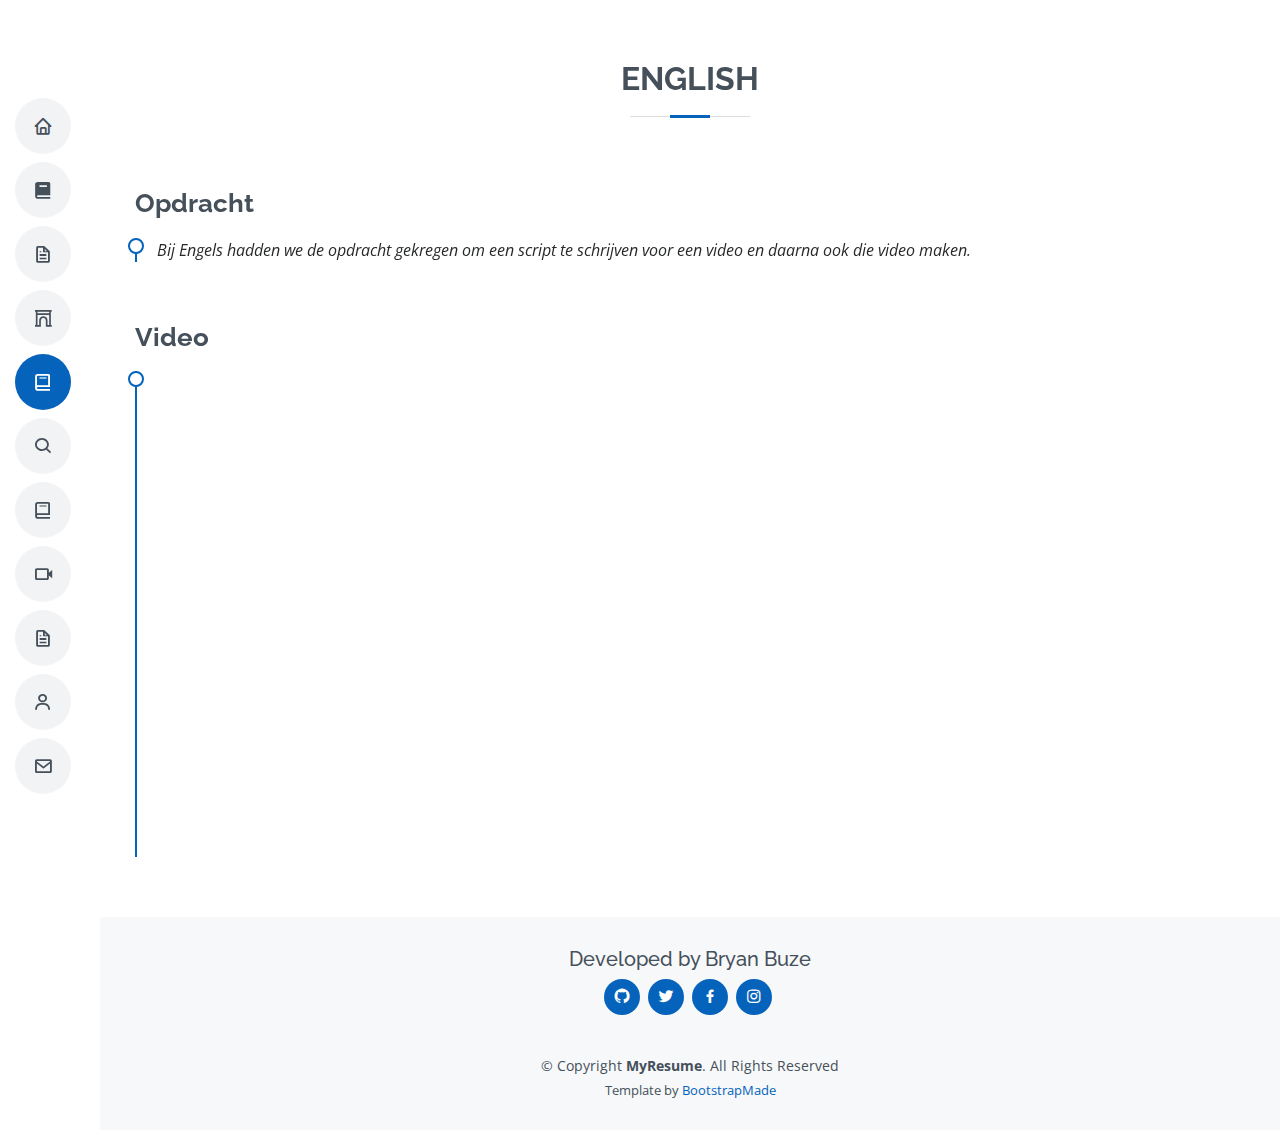
<file: English.html>
<!DOCTYPE html>
<html lang="en">

<head>
  <meta charset="utf-8">
  <meta content="width=device-width, initial-scale=1.0" name="viewport">

  <title>English - Bryan Buze</title>
  <meta content="" name="description">
  <meta content="" name="keywords">

  <!-- Favicons -->
  <link href="assets/img/favicon.png" rel="icon">
  <link href="assets/img/apple-touch-icon.png" rel="apple-touch-icon">

  <!-- Google Fonts -->
  <link
    href="https://fonts.googleapis.com/css?family=Open+Sans:300,300i,400,400i,600,600i,700,700i|Raleway:300,300i,400,400i,500,500i,600,600i,700,700i|Poppins:300,300i,400,400i,500,500i,600,600i,700,700i"
    rel="stylesheet">

  <!-- Vendor CSS Files -->
  <link href="assets/vendor/bootstrap/css/bootstrap.min.css" rel="stylesheet">
  <link href="assets/vendor/icofont/icofont.min.css" rel="stylesheet">
  <link href="assets/vendor/boxicons/css/boxicons.min.css" rel="stylesheet">
  <link href="assets/vendor/venobox/venobox.css" rel="stylesheet">
  <link href="assets/vendor/owl.carousel/assets/owl.carousel.min.css" rel="stylesheet">
  <link href="assets/vendor/aos/aos.css" rel="stylesheet">

  <!-- Template Main CSS File -->
  <link href="assets/css/style.css" rel="stylesheet">

  <!-- =======================================================
  * Template Name: MyResume - v2.2.1
  * Template URL: https://bootstrapmade.com/free-html-bootstrap-template-my-resume/
  * Author: BootstrapMade.com
  * License: https://bootstrapmade.com/license/
  ======================================================== -->
</head>

<body>

  <main id="main">

    <!-- ======= Mobile nav toggle button ======= -->
    <button type="button" class="mobile-nav-toggle d-xl-none"><i class="icofont-navigation-menu"></i></button>

    <!-- ======= Header ======= -->
    <header id="header" class="d-flex flex-column justify-content-center">

      <nav class="nav-menu">
        <ul>
          <li><a href="index.html"><i class="bx bx-home"></i> <span>Home</span></a></li>
          <li><a href="Dagverslagen.html"><i class="bx bxs-book"></i> <span>Dagverslagen</span></a></li>
          <li><a href="CaseStudies.html"><i class="bx bx-file"></i> <span>Case Studies</span></a></li>
          <li><a href="Frans.html"><i class="bx bx-arch"></i> <span>Français</span></a></li>
          <li class="active"><a href="#English"><i class="bx bx-book"></i> <span>English</span></a></li>
          <li><a href="Analyse.html"><i class="bx bx-search"></i> <span>Behoefte Analyse</span></a></li>
          <li><a href="Nederlands.html"><i class="bx bx-book"></i><span>Nederlands</span></a></li>
          <li><a href="IT-TAPA.html"><i class="bx bx-video"></i> <span>IT-TAPA</span></a></li>
          <li><a href="SoftOnt.html"><i class="bx bx-file"></i> <span>Software Ontwikkeling</span></a></li>

          <li><a href="index.html#about"><i class="bx bx-user"></i> <span>About</span></a></li>
          <li><a href="index.html#contact"><i class="bx bx-envelope"></i> <span>Contact</span></a></li>
          
        </ul>
      </nav><!-- .nav-menu -->

    </header><!-- End Header -->

    <!-- ======= English Section ========================================================================================== -->
    <section id="English" class="resume">
      <div class="container" data-aos="fade-up">
        <div class="section-title">
          <h2>English</h2>
        </div>


        <div class="row">
          <div class="col-lg-10">
            <!--Opdracht-->
            <h3 class="resume-title">Opdracht </h3>
            <div class="resume-item pb-0">
              <p><em>Bij Engels hadden we de opdracht gekregen om een script te schrijven voor een video en daarna ook die video maken.</em></p>
            </div>

            <br>
            <!--Opdracht end-->
            <h3 class="resume-title">Video</h3>
            <div class="resume-item pb-0">
              <!--Mijn Video en script zijn nog niet af dus ik gebruik tijdelijke deze video-->
              <iframe width="853" height="480" src="https://www.youtube.com/embed/vrWzM6MCo90" title="YouTube video player" frameborder="0" allow="accelerometer; autoplay; clipboard-write; encrypted-media; gyroscope; picture-in-picture" allowfullscreen></iframe>

            </div>
            <!-- 
               <h3 class="resume-title">Script</h3>
            <div class="resume-item">

              <p><em>Lorem, ipsum dolor sit amet consectetur adipisicing elit. Quis quisquam id minima, minus dicta
                  mollitia expedita neque praesentium enim libero ea et aperiam ullam quae tempore, quas nulla provident
                  facilis?.</em>
              </p>
            </div>
          -->
           
          </div>
        </div>

      </div>
    </section><!-- End English Section -->


    <!-- ======= Footer ======= -->
    <footer id="footer">
      <div class="container">
        <h5>Developed by Bryan Buze</h5>

        <div class="social-links">
          <a href="https://github.com/BryanB-immalle" target="_blank" class="github"><i class="bx bxl-github"></i></a>
          <a href="https://twitter.com/BarackObama" target="_blank" class="twitter"><i class="bx bxl-twitter"></i></a>
          <a href="https://nl-nl.facebook.com/barackobama" target="_blank" class="facebook"><i
              class="bx bxl-facebook"></i></a>
          <a href="https://www.instagram.com/barackobama/" target="_blank" class="instagram"><i
              class="bx bxl-instagram"></i></a>
        </div>
        <div class="copyright">
          &copy; Copyright <strong><span>MyResume</span></strong>. All Rights Reserved
        </div>
        <div class="credits">
          Template by <a href="https://bootstrapmade.com/">BootstrapMade</a>
        </div>
      </div>
    </footer><!-- End Footer -->

  </main><!-- End #main -->

  <a href="#" class="back-to-top"><i class="bx bx-up-arrow-alt"></i></a>
  <div id="preloader"></div>

  <!-- Vendor JS Files -->
  <script src="assets/vendor/jquery/jquery.min.js"></script>
  <script src="assets/vendor/bootstrap/js/bootstrap.bundle.min.js"></script>
  <script src="assets/vendor/jquery.easing/jquery.easing.min.js"></script>
  <script src="assets/vendor/php-email-form/validate.js"></script>
  <script src="assets/vendor/waypoints/jquery.waypoints.min.js"></script>
  <script src="assets/vendor/counterup/counterup.min.js"></script>
  <script src="assets/vendor/isotope-layout/isotope.pkgd.min.js"></script>
  <script src="assets/vendor/venobox/venobox.min.js"></script>
  <script src="assets/vendor/owl.carousel/owl.carousel.min.js"></script>
  <script src="assets/vendor/typed.js/typed.min.js"></script>
  <script src="assets/vendor/aos/aos.js"></script>

  <!-- Template Main JS File -->
  <script src="assets/js/main.js"></script>

</body>

</html>
</file>
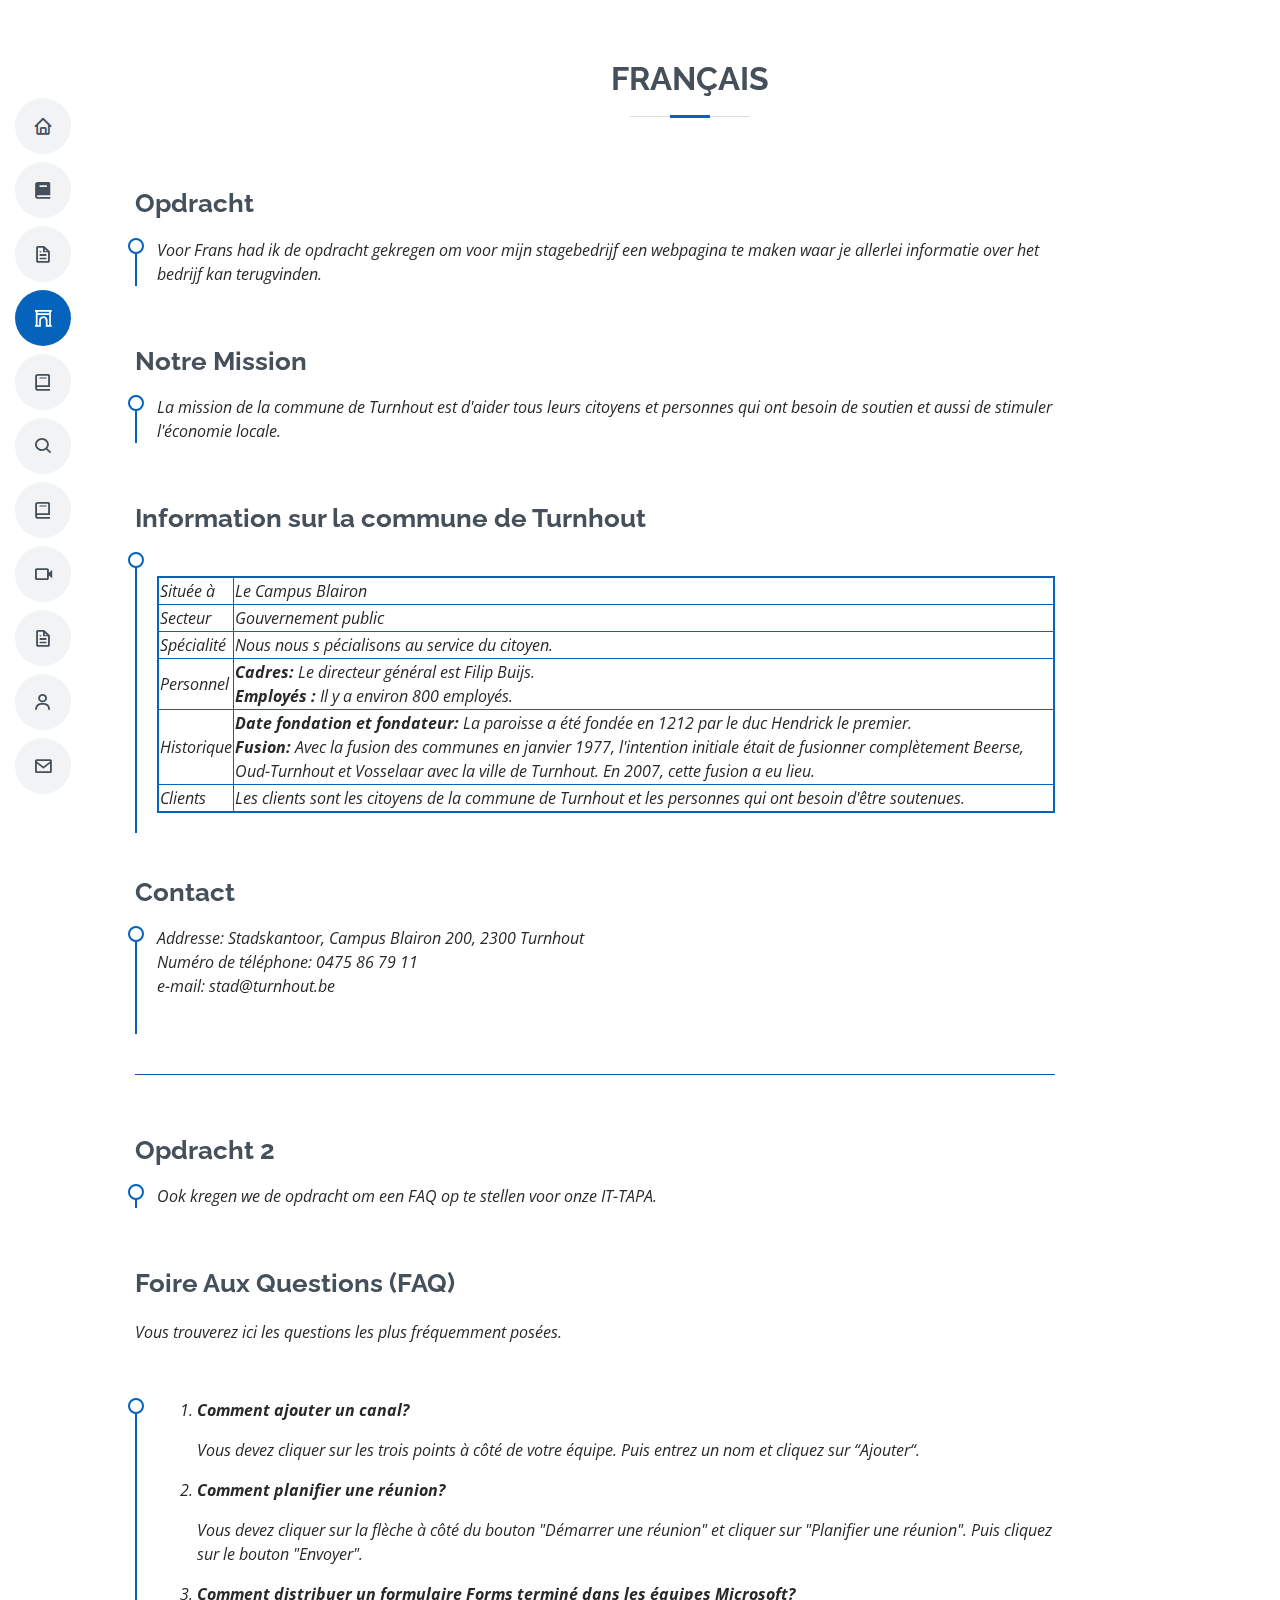
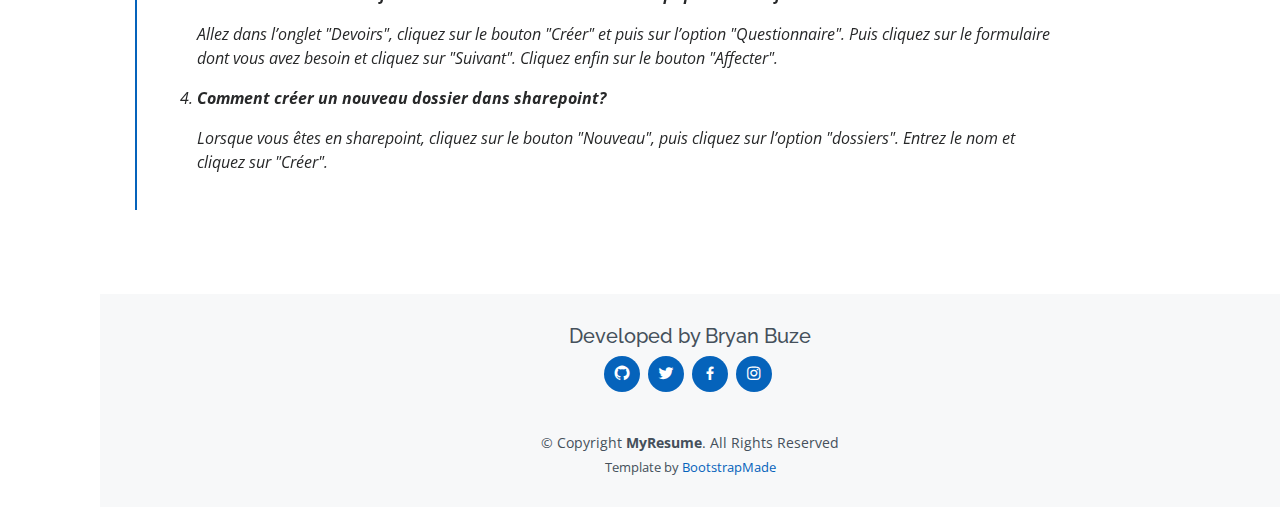
<file: Frans.html>
<!DOCTYPE html>
<html lang="en">

<head>
  <meta charset="utf-8">
  <meta content="width=device-width, initial-scale=1.0" name="viewport">

  <title>Français - Bryan Buze</title>
  <meta content="" name="description">
  <meta content="" name="keywords">

  <!-- Favicons -->
  <link href="assets/img/favicon.png" rel="icon">
  <link href="assets/img/apple-touch-icon.png" rel="apple-touch-icon">

  <!-- Google Fonts -->
  <link
    href="https://fonts.googleapis.com/css?family=Open+Sans:300,300i,400,400i,600,600i,700,700i|Raleway:300,300i,400,400i,500,500i,600,600i,700,700i|Poppins:300,300i,400,400i,500,500i,600,600i,700,700i"
    rel="stylesheet">

  <!-- Vendor CSS Files -->
  <link href="assets/vendor/bootstrap/css/bootstrap.min.css" rel="stylesheet">
  <link href="assets/vendor/icofont/icofont.min.css" rel="stylesheet">
  <link href="assets/vendor/boxicons/css/boxicons.min.css" rel="stylesheet">
  <link href="assets/vendor/venobox/venobox.css" rel="stylesheet">
  <link href="assets/vendor/owl.carousel/assets/owl.carousel.min.css" rel="stylesheet">
  <link href="assets/vendor/aos/aos.css" rel="stylesheet">

  <!-- Template Main CSS File -->
  <link href="assets/css/style.css" rel="stylesheet">

  <!-- =======================================================
  * Template Name: MyResume - v2.2.1
  * Template URL: https://bootstrapmade.com/free-html-bootstrap-template-my-resume/
  * Author: BootstrapMade.com
  * License: https://bootstrapmade.com/license/
  ======================================================== -->
</head>

<body>

  <main id="main">

    <!-- ======= Mobile nav toggle button ======= -->
    <button type="button" class="mobile-nav-toggle d-xl-none"><i class="icofont-navigation-menu"></i></button>

    <!-- ======= Header ======= -->
    <header id="header" class="d-flex flex-column justify-content-center">

      <nav class="nav-menu">
        <ul>
          <li><a href="index.html"><i class="bx bx-home"></i> <span>Home</span></a></li>
          <li><a href="Dagverslagen.html"><i class="bx bxs-book"></i> <span>Dagverslagen</span></a></li>
          <li><a href="CaseStudies.html"><i class="bx bx-file"></i> <span>Case Studies</span></a></li>
          <li class="active"><a href="#Frans"><i class="bx bx-arch"></i> <span>Français</span></a></li>
          <li><a href="English.html"><i class="bx bx-book"></i> <span>English</span></a></li>
          <li><a href="Analyse.html"><i class="bx bx-search"></i> <span>Behoefte Analyse</span></a></li>
          <li><a href="Nederlands.html"><i class="bx bx-book"></i><span>Nederlands</span></a></li>
          <li><a href="IT-TAPA.html"><i class="bx bx-video"></i> <span>IT-TAPA</span></a></li>
          <li><a href="SoftOnt.html"><i class="bx bx-file"></i> <span>Software Ontwikkeling</span></a></li>

          <li><a href="index.html#about"><i class="bx bx-user"></i> <span>About</span></a></li>
          <li><a href="index.html#contact"><i class="bx bx-envelope"></i> <span>Contact</span></a></li>

        </ul>
      </nav><!-- .nav-menu -->

    </header><!-- End Header -->

    <!-- ======= Frans Section ========================================================================================== -->
    <section id="Frans" class="resume">
      <div class="container" data-aos="fade-up">
        <div class="section-title">
          <h2>Français</h2>
        </div>
        <div class="row">
          <div class="col-lg-10">
            <!--Opdracht-->
            <h3 class="resume-title">Opdracht </h3>
            <div class="resume-item pb-0">
              <p><em>Voor Frans had ik de opdracht gekregen om voor mijn stagebedrijf een webpagina te maken waar je
                  allerlei informatie over het bedrijf kan terugvinden.</em></p>
            </div>

            <br>
            <!--Opdracht end-->

            <h3 class="resume-title">Notre Mission </h3>
            <div class="resume-item pb-0">
              <p><em>La mission de la commune de Turnhout est d'aider tous leurs citoyens et personnes qui ont besoin de
                  soutien et aussi de stimuler l'économie locale.</em></p>
            </div>

            <br>

            <h3 class="resume-title">Information sur la commune de Turnhout</h3>
            <div class="resume-item">
              <br>
              <table border="2" bordercolor="#0563bb">
                <tr>
                  <td><em>Située à</em></td>
                  <td><em>Le Campus Blairon</em></td>
                </tr>
                <tr>
                  <td><em>Secteur</em></td>
                  <td><em>Gouvernement public</em></td>
                </tr>
                <tr>
                  <td><em>Spécialité</em></td>
                  <td><em>Nous nous s pécialisons au service du citoyen.</em></td>
                </tr>

                <tr>
                  <td><em>Personnel</em></td>
                  <td><em><b>Cadres:</b> Le directeur général est Filip Buijs. <br>
                      <b>Employés :</b> Il y a environ 800 employés.
                    </em></td>
                </tr>
                <tr>
                  <td><em>Historique</em></td>
                  <td><em><b>Date fondation et fondateur:</b> La paroisse a été fondée en 1212 par le duc Hendrick le
                      premier. <br>
                      <b>Fusion:</b> Avec la fusion des communes en janvier 1977, l'intention initiale était de
                      fusionner complètement Beerse, Oud-Turnhout et Vosselaar avec la ville de Turnhout.
                      En 2007, cette fusion a eu lieu.
                    </em></td>
                </tr>
                <tr>
                  <td><em>Clients</em></td>
                  <td><em>Les clients sont les citoyens de la commune de Turnhout et les personnes qui ont besoin d'être
                      soutenues.</em></td>
                </tr>

              </table>
            </div>
            <br>

            <h3 class="resume-title">Contact</h3>
            <div class="resume-item">
              <p><em>Addresse: Stadskantoor, Campus Blairon 200, 2300 Turnhout <br>
                  Numéro de téléphone: 0475 86 79 11 <br>
                  e-mail: stad@turnhout.be
                </em>
              </p>
            </div>

            <br>
            <hr color="#0563bb">
            <br>
            <!--Opdracht-->
            <h3 class="resume-title">Opdracht 2 </h3>
            <div class="resume-item pb-0">
              <p><em>Ook kregen we de opdracht om een FAQ op te stellen voor onze IT-TAPA.</em></p>
            </div>

           <br>

            <h3 class="resume-title">Foire Aux Questions (FAQ)</h3>
            <p><em> Vous trouverez ici les questions les plus fréquemment posées.</em></p>
            <br>
            <div class="resume-item">
              <p><em>
                <ol>
                  <li><p><b>Comment ajouter un canal?</b></p></li>
                  <p>Vous devez cliquer sur les trois points à côté de votre équipe.
                    Puis entrez un nom et cliquez sur “Ajouter“.
                    </p>
                  <li><p><b>Comment planifier une réunion?</b></p></li>
                  <p>Vous devez cliquer sur la flèche à côté du bouton "Démarrer une réunion" et cliquer sur "Planifier une réunion".
                    Puis cliquez sur le bouton "Envoyer".
                    </p>
                  <li><p><b>Comment distribuer un formulaire Forms terminé dans les équipes Microsoft?</b></p></li>
                  <p>Allez dans l’onglet "Devoirs", cliquez sur le bouton "Créer" et puis sur l’option "Questionnaire".
                    Puis cliquez sur le formulaire dont vous avez besoin et cliquez sur "Suivant".
                    Cliquez enfin sur le bouton "Affecter".
                    </p>
                  <li><p><b>Comment créer un nouveau dossier dans sharepoint?</b></p></li>
                  <p>Lorsque vous êtes en sharepoint, cliquez sur le bouton "Nouveau", 
                    puis cliquez sur l’option "dossiers". Entrez le nom et cliquez sur "Créer".
                    </p>
                </ol>
                </em>
              </p>
            </div>

            <br>
          </div>
        </div>

      </div>





    </section><!-- End Frans Section -->


    <!-- ======= Footer ======= -->
    <footer id="footer">
      <div class="container">
        <h5>Developed by Bryan Buze</h5>

        <div class="social-links">
          <a href="https://github.com/BryanB-immalle" target="_blank" class="github"><i class="bx bxl-github"></i></a>
          <a href="https://twitter.com/BarackObama" target="_blank" class="twitter"><i class="bx bxl-twitter"></i></a>
          <a href="https://nl-nl.facebook.com/barackobama" target="_blank" class="facebook"><i
              class="bx bxl-facebook"></i></a>
          <a href="https://www.instagram.com/barackobama/" target="_blank" class="instagram"><i
              class="bx bxl-instagram"></i></a>
        </div>
        <div class="copyright">
          &copy; Copyright <strong><span>MyResume</span></strong>. All Rights Reserved
        </div>
        <div class="credits">
          <!-- All the links in the footer should remain intact. -->
          <!-- You can delete the links only if you purchased the pro version. -->
          <!-- Licensing information: [license-url] -->
          <!-- Purchase the pro version with working PHP/AJAX contact form: https://bootstrapmade.com/free-html-bootstrap-template-my-resume/ -->
          Template by <a href="https://bootstrapmade.com/">BootstrapMade</a>
        </div>
      </div>
    </footer><!-- End Footer -->

  </main><!-- End #main -->

  <a href="#" class="back-to-top"><i class="bx bx-up-arrow-alt"></i></a>
  <div id="preloader"></div>

  <!-- Vendor JS Files -->
  <script src="assets/vendor/jquery/jquery.min.js"></script>
  <script src="assets/vendor/bootstrap/js/bootstrap.bundle.min.js"></script>
  <script src="assets/vendor/jquery.easing/jquery.easing.min.js"></script>
  <script src="assets/vendor/php-email-form/validate.js"></script>
  <script src="assets/vendor/waypoints/jquery.waypoints.min.js"></script>
  <script src="assets/vendor/counterup/counterup.min.js"></script>
  <script src="assets/vendor/isotope-layout/isotope.pkgd.min.js"></script>
  <script src="assets/vendor/venobox/venobox.min.js"></script>
  <script src="assets/vendor/owl.carousel/owl.carousel.min.js"></script>
  <script src="assets/vendor/typed.js/typed.min.js"></script>
  <script src="assets/vendor/aos/aos.js"></script>

  <!-- Template Main JS File -->
  <script src="assets/js/main.js"></script>

</body>

</html>
</file>
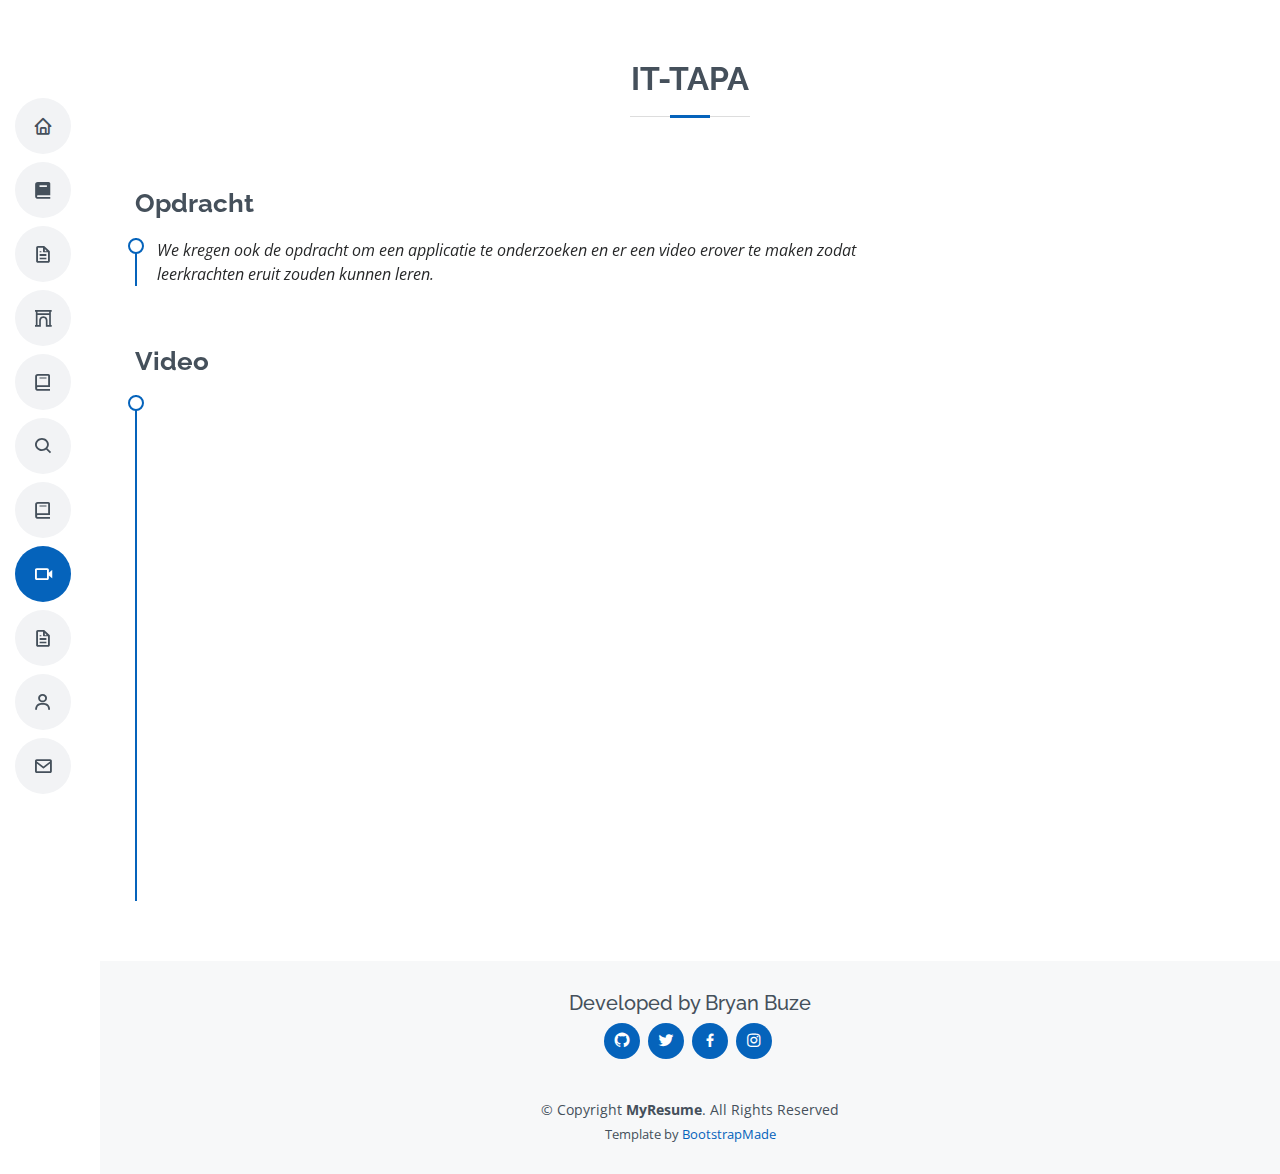
<file: IT-TAPA.html>
<!DOCTYPE html>
<html lang="en">

<head>
  <meta charset="utf-8">
  <meta content="width=device-width, initial-scale=1.0" name="viewport">

  <title>IT-TAPA - Bryan Buze</title>
  <meta content="" name="description">
  <meta content="" name="keywords">

  <!-- Favicons -->
  <link href="assets/img/favicon.png" rel="icon">
  <link href="assets/img/apple-touch-icon.png" rel="apple-touch-icon">

  <!-- Google Fonts -->
  <link
    href="https://fonts.googleapis.com/css?family=Open+Sans:300,300i,400,400i,600,600i,700,700i|Raleway:300,300i,400,400i,500,500i,600,600i,700,700i|Poppins:300,300i,400,400i,500,500i,600,600i,700,700i"
    rel="stylesheet">

  <!-- Vendor CSS Files -->
  <link href="assets/vendor/bootstrap/css/bootstrap.min.css" rel="stylesheet">
  <link href="assets/vendor/icofont/icofont.min.css" rel="stylesheet">
  <link href="assets/vendor/boxicons/css/boxicons.min.css" rel="stylesheet">
  <link href="assets/vendor/venobox/venobox.css" rel="stylesheet">
  <link href="assets/vendor/owl.carousel/assets/owl.carousel.min.css" rel="stylesheet">
  <link href="assets/vendor/aos/aos.css" rel="stylesheet">

  <!-- Template Main CSS File -->
  <link href="assets/css/style.css" rel="stylesheet">

  <!-- =======================================================
  * Template Name: MyResume - v2.2.1
  * Template URL: https://bootstrapmade.com/free-html-bootstrap-template-my-resume/
  * Author: BootstrapMade.com
  * License: https://bootstrapmade.com/license/
  ======================================================== -->
</head>

<body>

  <main id="main">

    <!-- ======= Mobile nav toggle button ======= -->
    <button type="button" class="mobile-nav-toggle d-xl-none"><i class="icofont-navigation-menu"></i></button>

    <!-- ======= Header ======= -->
    <header id="header" class="d-flex flex-column justify-content-center">

      <nav class="nav-menu">
        <ul>
          <li><a href="index.html"><i class="bx bx-home"></i> <span>Home</span></a></li>
          <li><a href="Dagverslagen.html"><i class="bx bxs-book"></i> <span>Dagverslagen</span></a></li>
          <li><a href="CaseStudies.html"><i class="bx bx-file"></i> <span>Case Studies</span></a></li>
          <li><a href="Frans.html"><i class="bx bx-arch"></i> <span>Français</span></a></li>
          <li><a href="English.html"><i class="bx bx-book"></i> <span>English</span></a></li>
          <li><a href="Analyse.html"><i class="bx bx-search"></i> <span>Behoefte Analyse</span></a></li>
          <li><a href="Nederlands.html"><i class="bx bx-book"></i><span>Nederlands</span></a></li>
          <li class="active"><a href="#IT-TAPA"><i class="bx bx-video"></i> <span>IT-TAPA</span></a></li>
          <li><a href="SoftOnt.html"><i class="bx bx-file"></i> <span>Software Ontwikkeling</span></a></li>

          <li><a href="index.html#about"><i class="bx bx-user"></i> <span>About</span></a></li>
          <li><a href="index.html#contact"><i class="bx bx-envelope"></i> <span>Contact</span></a></li>
         
          
        </ul>
      </nav><!-- nav-menu -->

    </header><!-- End Header -->

    <!-- ======= it-tapa Section ========================================================================================== -->
    <section id="IT-TAPA" class="resume">
      <div class="container" data-aos="fade-up">
        <div class="section-title">
          <h2>IT-TAPA</h2>
        </div>


        <div class="row">
          <div class="col-lg-8">
            <!--Opdracht-->
            <h3 class="resume-title">Opdracht </h3>
            <div class="resume-item pb-0">
              <p><em>We kregen ook de opdracht om een applicatie te onderzoeken en er een video erover te maken zodat leerkrachten eruit zouden kunnen leren.</em></p>
            </div>

            <br>
            <!--Opdracht end-->
            <h3 class="resume-title">Video</h3>
            <div class="resume-item pb-0">
              <!--Video-->
              <div class="Video-container">
                <iframe width="889" height="500" src="https://www.youtube.com/embed/KkgrjukzjTk" title="YouTube video player" frameborder="0" allow="accelerometer; autoplay; clipboard-write; encrypted-media; gyroscope; picture-in-picture" allowfullscreen></iframe>
              </div>
            </div>
          </div>
        </div>

      </div>
    </section><!-- End IT-tapa Section -->


    <!-- ======= Footer ======= -->
    <footer id="footer">
      <div class="container">
        <h5>Developed by Bryan Buze</h5>

        <div class="social-links">
          <a href="https://github.com/BryanB-immalle" target="_blank" class="github"><i class="bx bxl-github"></i></a>
          <a href="https://twitter.com/BarackObama" target="_blank" class="twitter"><i class="bx bxl-twitter"></i></a>
          <a href="https://nl-nl.facebook.com/barackobama" target="_blank" class="facebook"><i
              class="bx bxl-facebook"></i></a>
          <a href="https://www.instagram.com/barackobama/" target="_blank" class="instagram"><i
              class="bx bxl-instagram"></i></a>
        </div>
        <div class="copyright">
          &copy; Copyright <strong><span>MyResume</span></strong>. All Rights Reserved
        </div>
        <div class="credits">
          Template by <a href="https://bootstrapmade.com/">BootstrapMade</a>
        </div>
      </div>
    </footer><!-- End Footer -->

  </main><!-- End #main -->

  <a href="#" class="back-to-top"><i class="bx bx-up-arrow-alt"></i></a>
  <div id="preloader"></div>

  <!-- Vendor JS Files -->
  <script src="assets/vendor/jquery/jquery.min.js"></script>
  <script src="assets/vendor/bootstrap/js/bootstrap.bundle.min.js"></script>
  <script src="assets/vendor/jquery.easing/jquery.easing.min.js"></script>
  <script src="assets/vendor/php-email-form/validate.js"></script>
  <script src="assets/vendor/waypoints/jquery.waypoints.min.js"></script>
  <script src="assets/vendor/counterup/counterup.min.js"></script>
  <script src="assets/vendor/isotope-layout/isotope.pkgd.min.js"></script>
  <script src="assets/vendor/venobox/venobox.min.js"></script>
  <script src="assets/vendor/owl.carousel/owl.carousel.min.js"></script>
  <script src="assets/vendor/typed.js/typed.min.js"></script>
  <script src="assets/vendor/aos/aos.js"></script>

  <!-- Template Main JS File -->
  <script src="assets/js/main.js"></script>

</body>

</html>
</file>
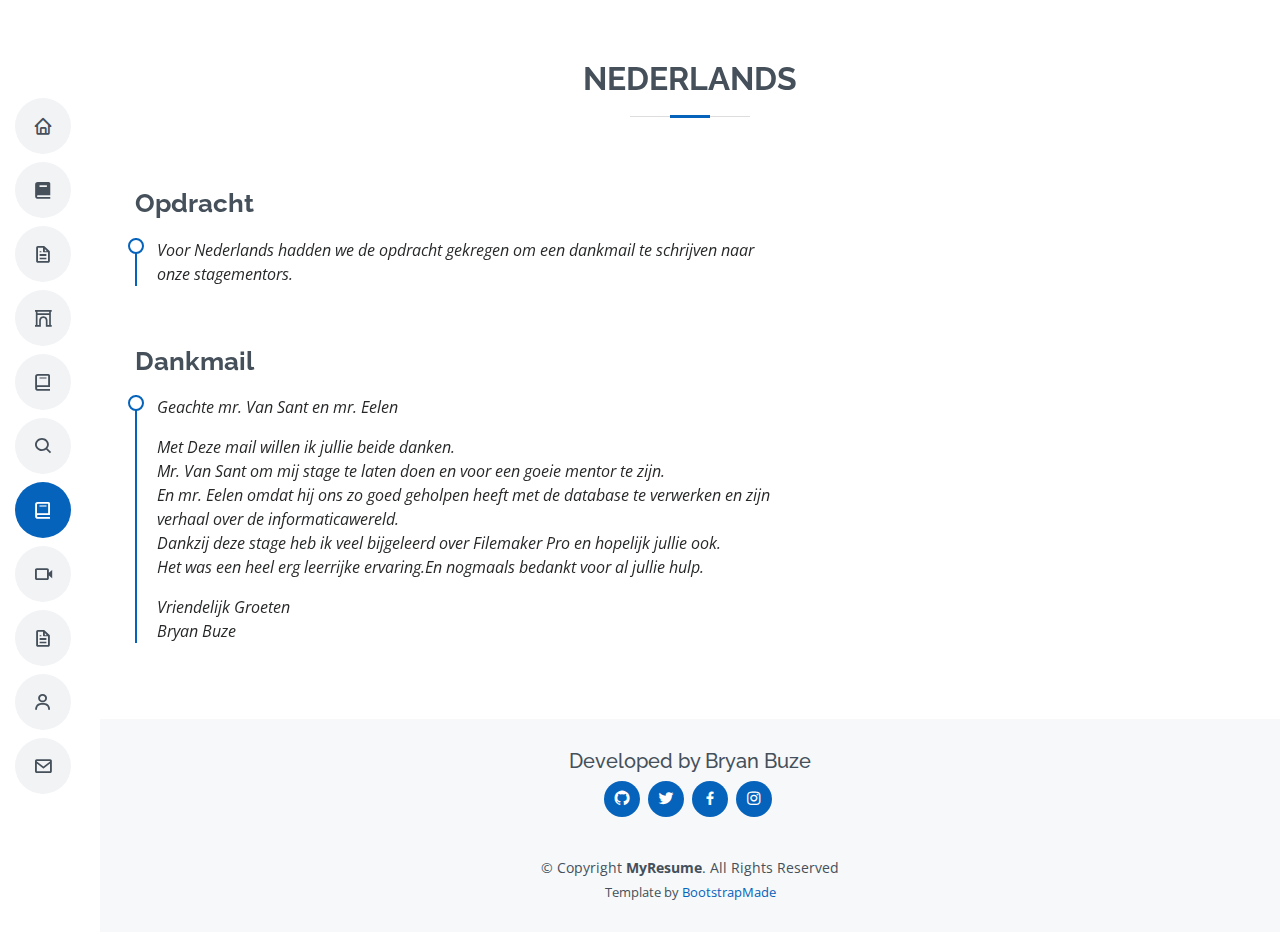
<file: Nederlands.html>
<!DOCTYPE html>
<html lang="en">

<head>
  <meta charset="utf-8">
  <meta content="width=device-width, initial-scale=1.0" name="viewport">

  <title>Nederlands - Bryan Buze</title>
  <meta content="" name="description">
  <meta content="" name="keywords">

  <!-- Favicons -->
  <link href="assets/img/favicon.png" rel="icon">
  <link href="assets/img/apple-touch-icon.png" rel="apple-touch-icon">

  <!-- Google Fonts -->
  <link
    href="https://fonts.googleapis.com/css?family=Open+Sans:300,300i,400,400i,600,600i,700,700i|Raleway:300,300i,400,400i,500,500i,600,600i,700,700i|Poppins:300,300i,400,400i,500,500i,600,600i,700,700i"
    rel="stylesheet">

  <!-- Vendor CSS Files -->
  <link href="assets/vendor/bootstrap/css/bootstrap.min.css" rel="stylesheet">
  <link href="assets/vendor/icofont/icofont.min.css" rel="stylesheet">
  <link href="assets/vendor/boxicons/css/boxicons.min.css" rel="stylesheet">
  <link href="assets/vendor/venobox/venobox.css" rel="stylesheet">
  <link href="assets/vendor/owl.carousel/assets/owl.carousel.min.css" rel="stylesheet">
  <link href="assets/vendor/aos/aos.css" rel="stylesheet">

  <!-- Template Main CSS File -->
  <link href="assets/css/style.css" rel="stylesheet">

  <!-- =======================================================
  * Template Name: MyResume - v2.2.1
  * Template URL: https://bootstrapmade.com/free-html-bootstrap-template-my-resume/
  * Author: BootstrapMade.com
  * License: https://bootstrapmade.com/license/
  ======================================================== -->
</head>

<body>

  <main id="main">

    <!-- ======= Mobile nav toggle button ======= -->
    <button type="button" class="mobile-nav-toggle d-xl-none"><i class="icofont-navigation-menu"></i></button>

    <!-- ======= Header ======= -->
    <header id="header" class="d-flex flex-column justify-content-center">

      <nav class="nav-menu">
        <ul>
          <li><a href="index.html"><i class="bx bx-home"></i> <span>Home</span></a></li>
          <li><a href="Dagverslagen.html"><i class="bx bxs-book"></i> <span>Dagverslagen</span></a></li>
          <li><a href="CaseStudies.html"><i class="bx bx-file"></i> <span>Case Studies</span></a></li>
          <li><a href="#Frans"><i class="bx bx-arch"></i> <span>Français</span></a></li>
          <li><a href="English.html"><i class="bx bx-book"></i> <span>English</span></a></li>
          <li><a href="Analyse.html"><i class="bx bx-search"></i> <span>Behoefte Analyse</span></a></li>
          <li class="active"><a href="#Nederlands"><i class="bx bx-book"></i><span>Nederlands</span></a></li>
          <li><a href="IT-TAPA.html"><i class="bx bx-video"></i> <span>IT-TAPA</span></a></li>
          <li><a href="SoftOnt.html"><i class="bx bx-file"></i> <span>Software Ontwikkeling</span></a></li>
          
          <li><a href="index.html#about"><i class="bx bx-user"></i> <span>About</span></a></li>
          <li><a href="index.html#contact"><i class="bx bx-envelope"></i> <span>Contact</span></a></li>
        </ul>
      </nav><!-- .nav-menu -->

    </header><!-- End Header -->

    <!-- ======= Nederlands Section ========================================================================================== -->
    <section id="Nederlands" class="resume">
      <div class="container" data-aos="fade-up">
        <div class="section-title">
          <h2>Nederlands</h2>
        </div>
        <div class="row">
          <div class="col-lg-7">
            <!--Opdracht-->
            <h3 class="resume-title">Opdracht </h3>
            <div class="resume-item pb-0">
              <p><em>Voor Nederlands hadden we de opdracht gekregen om een dankmail te schrijven naar onze stagementors.</em></p>
            </div>

            <br>
            <!--Opdracht end-->
            <h3 class="resume-title">Dankmail</h3>
            <div class="resume-item pb-0">
              <p><em>Geachte mr. Van Sant en mr. Eelen</em></p>

              <p><em>Met Deze mail willen ik jullie beide danken. <br>
                  Mr. Van Sant om mij stage te laten doen en voor een goeie mentor te zijn. <br>
                  En mr. Eelen omdat hij ons zo goed geholpen heeft met de database te verwerken en zijn verhaal over de
                  informaticawereld. <br>
                  Dankzij deze stage heb ik veel bijgeleerd over Filemaker Pro en hopelijk jullie ook. <br>
                  Het was een heel erg leerrijke ervaring.En nogmaals bedankt voor al jullie hulp.</em></p>

              <p><em>Vriendelijk Groeten <br>
                  Bryan Buze</em></p>
            </div>


          </div>
        </div>

      </div>
    </section><!-- End Nederlands Section -->


    <!-- ======= Footer ======= -->
    <footer id="footer">
      <div class="container">
        <h5>Developed by Bryan Buze</h5>

        <div class="social-links">
          <a href="https://github.com/BryanB-immalle" target="_blank" class="github"><i class="bx bxl-github"></i></a>
          <a href="https://twitter.com/BarackObama" target="_blank" class="twitter"><i class="bx bxl-twitter"></i></a>
          <a href="https://nl-nl.facebook.com/barackobama" target="_blank" class="facebook"><i
              class="bx bxl-facebook"></i></a>
          <a href="https://www.instagram.com/barackobama/" target="_blank" class="instagram"><i
              class="bx bxl-instagram"></i></a>
        </div>
        <div class="copyright">
          &copy; Copyright <strong><span>MyResume</span></strong>. All Rights Reserved
        </div>
        <div class="credits">
          <!-- All the links in the footer should remain intact. -->
          <!-- You can delete the links only if you purchased the pro version. -->
          <!-- Licensing information: [license-url] -->
          <!-- Purchase the pro version with working PHP/AJAX contact form: https://bootstrapmade.com/free-html-bootstrap-template-my-resume/ -->
          Template by <a href="https://bootstrapmade.com/">BootstrapMade</a>
        </div>
      </div>
    </footer><!-- End Footer -->

  </main><!-- End #main -->

  <a href="#" class="back-to-top"><i class="bx bx-up-arrow-alt"></i></a>
  <div id="preloader"></div>

  <!-- Vendor JS Files -->
  <script src="assets/vendor/jquery/jquery.min.js"></script>
  <script src="assets/vendor/bootstrap/js/bootstrap.bundle.min.js"></script>
  <script src="assets/vendor/jquery.easing/jquery.easing.min.js"></script>
  <script src="assets/vendor/php-email-form/validate.js"></script>
  <script src="assets/vendor/waypoints/jquery.waypoints.min.js"></script>
  <script src="assets/vendor/counterup/counterup.min.js"></script>
  <script src="assets/vendor/isotope-layout/isotope.pkgd.min.js"></script>
  <script src="assets/vendor/venobox/venobox.min.js"></script>
  <script src="assets/vendor/owl.carousel/owl.carousel.min.js"></script>
  <script src="assets/vendor/typed.js/typed.min.js"></script>
  <script src="assets/vendor/aos/aos.js"></script>

  <!-- Template Main JS File -->
  <script src="assets/js/main.js"></script>

</body>

</html>
</file>
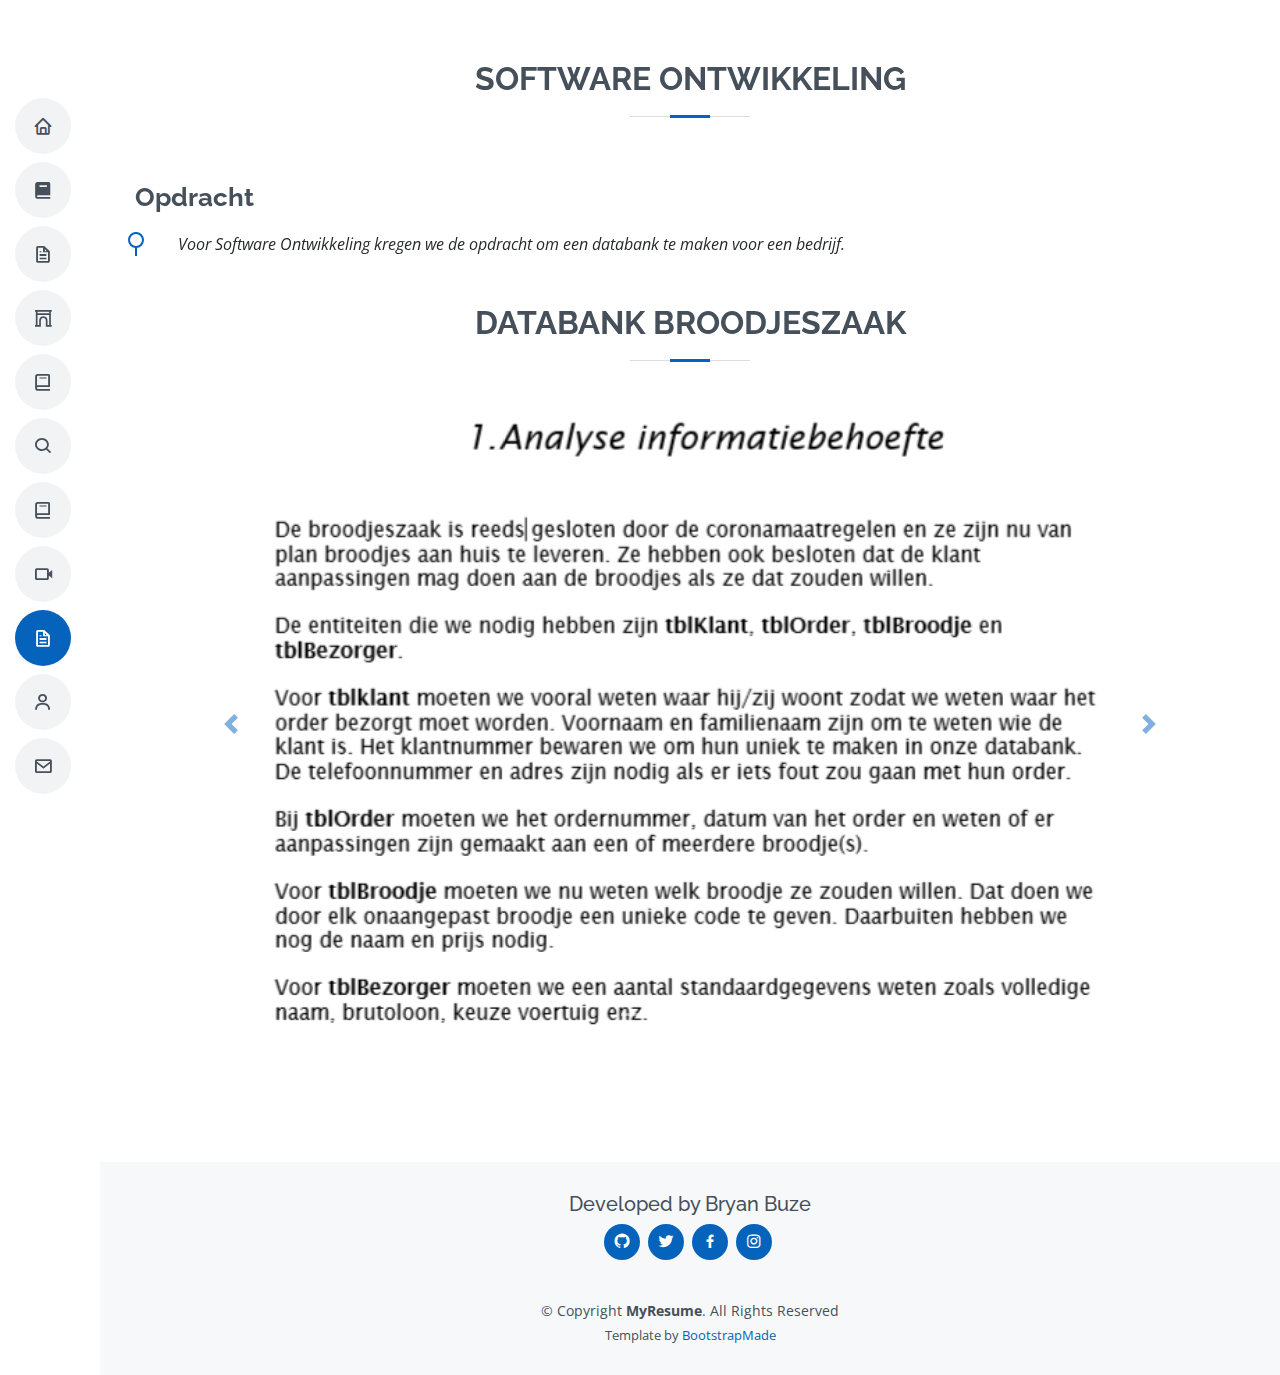
<file: SoftOnt.html>
<!DOCTYPE html>
<html lang="en">

<head>
  <meta charset="utf-8">
  <meta content="width=device-width, initial-scale=1.0" name="viewport">

  <title>Software Ontwikkeling - Bryan Buze</title>
  <meta content="" name="description">
  <meta content="" name="keywords">

  <!-- Favicons -->
  <link href="assets/img/favicon.png" rel="icon">
  <link href="assets/img/apple-touch-icon.png" rel="apple-touch-icon">

  <!-- Google Fonts -->
  <link
    href="https://fonts.googleapis.com/css?family=Open+Sans:300,300i,400,400i,600,600i,700,700i|Raleway:300,300i,400,400i,500,500i,600,600i,700,700i|Poppins:300,300i,400,400i,500,500i,600,600i,700,700i"
    rel="stylesheet">

  <!-- Vendor CSS Files -->
  <link href="assets/vendor/bootstrap/css/bootstrap.min.css" rel="stylesheet">
  <link href="assets/vendor/icofont/icofont.min.css" rel="stylesheet">
  <link href="assets/vendor/boxicons/css/boxicons.min.css" rel="stylesheet">
  <link href="assets/vendor/venobox/venobox.css" rel="stylesheet">
  <link href="assets/vendor/owl.carousel/assets/owl.carousel.min.css" rel="stylesheet">
  <link href="assets/vendor/aos/aos.css" rel="stylesheet">

  <!-- Template Main CSS File -->
  <link href="assets/css/style.css" rel="stylesheet">

  <!-- =======================================================
  * Template Name: MyResume - v2.2.1
  * Template URL: https://bootstrapmade.com/free-html-bootstrap-template-my-resume/
  * Author: BootstrapMade.com
  * License: https://bootstrapmade.com/license/
  ======================================================== -->
</head>

<body>

  <main id="main">

    <!-- ======= Mobile nav toggle button ======= -->
    <button type="button" class="mobile-nav-toggle d-xl-none"><i class="icofont-navigation-menu"></i></button>

    <!-- ======= Header ======= -->
    <header id="header" class="d-flex flex-column justify-content-center">

      <nav class="nav-menu">
        <ul>
          <li><a href="index.html"><i class="bx bx-home"></i> <span>Home</span></a></li>
          <li><a href="Dagverslagen.html"><i class="bx bxs-book"></i> <span>Dagverslagen</span></a></li>
          <li><a href="CaseStudies.html"><i class="bx bx-file"></i> <span>Case Studies</span></a></li>
          <li><a href="Frans.html"><i class="bx bx-arch"></i> <span>Français</span></a></li>
          <li><a href="English.html"><i class="bx bx-book"></i> <span>English</span></a></li>
          <li><a href="Analyse.html"><i class="bx bx-search"></i> <span>Behoefte Analyse</span></a></li>
          <li><a href="Nederlands.html"><i class="bx bx-book"></i><span>Nederlands</span></a></li>
          <li><a href="IT-TAPA.html"><i class="bx bx-video"></i> <span>IT-TAPA</span></a></li>
          <li class="active"><a href="#SoftOnt"><i class="bx bx-file"></i> <span>Software Ontwikkeling</span></a></li>

          <li><a href="index.html#about"><i class="bx bx-user"></i> <span>About</span></a></li>
          <li><a href="index.html#contact"><i class="bx bx-envelope"></i> <span>Contact</span></a></li>
          
        </ul>
      </nav><!-- .nav-menu -->

    </header><!-- End Header -->



    <!-- ======= Databank Section ======= -->
    <section id="Databank" class="resume">

      <div class="container" data-aos="fade-up">
        <div class="section-title">
          <h2>Software Ontwikkeling</h2>
          <br>

          <div class="row">
            <div class="col-lg-8">
              <!--Opdracht-->
              <h3 class="resume-title" style="text-align: left;">Opdracht </h3>
              <div class="resume-item pb-0">
                <p><em>Voor Software Ontwikkeling kregen we de opdracht om een databank te maken voor een bedrijf.</em></p>
              </div>
  
              <br><br>
              <!--Opdracht end-->
            </div>
          </div>
          
  

      <div class="container" data-aos="fade-up">
        <div class="section-title">
          <h2>Databank broodjeszaak</h2>
          <br>

          <div id="demo1" class="carousel slide" data-ride="carousel">

            <!-- Indicators -->
            <ul class="carousel-indicators">
              <li data-target="#demo1" data-slide-to="0"></li>
              <li data-target="#demo1" data-slide-to="1"></li>
              <li data-target="#demo1" data-slide-to="2"></li>
              <li data-target="#demo1" data-slide-to="3"></li>
              

            </ul>

            <!-- The slideshow -->
            <div class="carousel-inner">
              <div class="carousel-item active">
                <img src="assets/img/Databank/Databank1.png" alt="1" width="850" height="400" class="img-fluid">
              </div>
              <div class="carousel-item">
                <img src="assets/img/Databank/Databank2.png" alt="2" width="850" height="400" class="img-fluid">
              </div>
              <div class="carousel-item">
                <img src="assets/img/Databank/Databank3.png" alt="3" width="850" height="400" class="img-fluid">
              </div>
              <div class="carousel-item">
                <img src="assets/img/Databank/Databank4.png" alt="4" width="850" height="400" class="img-fluid">
              </div>
            </div>

            <!-- Left and right controls -->
            <a class="carousel-control-prev" href="#demo1" data-slide="prev">
              <span class="carousel-control-prev-icon"></span>
            </a>
            <a class="carousel-control-next" href="#demo1" data-slide="next">
              <span class="carousel-control-next-icon"></span>
            </a>

          </div>
        </div>
      </div>
    </section>

    <!-- End Databank Section ------------------------------------------------------------------------------>


    <!-- ======= Footer ======= -->
    <footer id="footer">
      <div class="container">
        <h5>Developed by Bryan Buze</h5>

        <div class="social-links">
          <a href="https://github.com/BryanB-immalle" target="_blank" class="github"><i class="bx bxl-github"></i></a>
          <a href="https://twitter.com/BarackObama" target="_blank" class="twitter"><i class="bx bxl-twitter"></i></a>
          <a href="https://nl-nl.facebook.com/barackobama" target="_blank" class="facebook"><i class="bx bxl-facebook"></i></a>
          <a href="https://www.instagram.com/barackobama/" target="_blank" class="instagram"><i class="bx bxl-instagram"></i></a>
        </div>
        <div class="copyright">
          &copy; Copyright <strong><span>MyResume</span></strong>. All Rights Reserved
        </div>
        <div class="credits">
          <!-- All the links in the footer should remain intact. -->
          <!-- You can delete the links only if you purchased the pro version. -->
          <!-- Licensing information: [license-url] -->
          <!-- Purchase the pro version with working PHP/AJAX contact form: https://bootstrapmade.com/free-html-bootstrap-template-my-resume/ -->
          Template by <a href="https://bootstrapmade.com/">BootstrapMade</a>
        </div>
      </div>
    </footer><!-- End Footer -->

  </main><!-- End #main -->

  <a href="#" class="back-to-top"><i class="bx bx-up-arrow-alt"></i></a>
  <div id="preloader"></div>

  <!-- Vendor JS Files -->
  <script src="assets/vendor/jquery/jquery.min.js"></script>
  <script src="assets/vendor/bootstrap/js/bootstrap.bundle.min.js"></script>
  <script src="assets/vendor/jquery.easing/jquery.easing.min.js"></script>
  <script src="assets/vendor/php-email-form/validate.js"></script>
  <script src="assets/vendor/waypoints/jquery.waypoints.min.js"></script>
  <script src="assets/vendor/counterup/counterup.min.js"></script>
  <script src="assets/vendor/isotope-layout/isotope.pkgd.min.js"></script>
  <script src="assets/vendor/venobox/venobox.min.js"></script>
  <script src="assets/vendor/owl.carousel/owl.carousel.min.js"></script>
  <script src="assets/vendor/typed.js/typed.min.js"></script>
  <script src="assets/vendor/aos/aos.js"></script>


  <!-- Template Main JS File -->
  <script src="assets/js/main.js"></script>

</body>

</html>
</file>
<file: assets/vendor/venobox/venobox.css>
/* ------ venobox.css --------*/
.vbox-overlay *, .vbox-overlay *:before, .vbox-overlay *:after{
    -webkit-backface-visibility: hidden;
    -webkit-box-sizing:border-box;
    -moz-box-sizing:border-box;
    box-sizing:border-box;
}
.vbox-overlay * { 
    -webkit-backface-visibility: visible;
    backface-visibility: visible;
}
.vbox-overlay{
    display: -webkit-flex;
    display: flex;
    -webkit-flex-direction: column;
    flex-direction: column;
    -webkit-justify-content: center;
    justify-content: center;
    -webkit-align-items: center;
    align-items: center;
    position: fixed;
    left: 0;
    top: 0;
    bottom: 0;
    right: 0;
    z-index: 999999;
}

/* ----- navigation ----- */
.vbox-title{
    width: 100%;
    height: 40px;
    float: left;
    text-align: center;
    line-height: 28px;
    font-size: 12px;
    padding: 6px 50px;
    overflow: hidden;
    position: fixed;
    display: none;
    left: 0;
    z-index: 89;
}
.vbox-close{
    cursor: pointer;
    position: fixed;
    top: -1px;
    right: 0;
    width: 50px;
    height: 40px;
    padding: 6px;
    display: block;
    background-position:10px center;
    overflow: hidden;
    font-size: 24px;
    line-height: 1;
    text-align: center;
    z-index: 99;
}
.vbox-left{
    cursor: pointer;
    position: fixed;
    left: 0;
    height: 40px;
    overflow: hidden;
    line-height: 28px;
    font-size: 12px;
    z-index: 99;
    display: flex;
    align-items:center;
}
.vbox-num{
    display: inline-block;
    margin: 6px 0 6px 15px;
}
/* ----- Social share ----- */
.vbox-share{
    line-height: 28px;
    font-size: 12px;
    overflow: hidden;
    position: fixed;
    left: 0;
    z-index: 98;
    display: flex;
    align-items:center;
    justify-content: center;
    width: 100%;
    text-align: center;
}
.vbox-share svg{
    max-height: 28px;
    width: 28px;
    z-index: 10;
    margin-left: 12px;
    margin-top: 6px;
    margin-bottom: 6px;
    vertical-align: middle;
}


/* ----- navigation ARROWS ----- */
.vbox-next, .vbox-prev{
    position: fixed;
    top: 50%;
    margin-top: -15px;
    overflow: hidden;
    cursor: pointer;
    display: block;
    width: 45px;
    height: 45px;
    z-index: 99;
}
.vbox-next span, .vbox-prev span{
    position: relative;
    width: 20px;
    height: 20px;
    border: 2px solid transparent;
    border-top-color: #B6B6B6;
    border-right-color: #B6B6B6;
    text-indent: -100px;
    position: absolute;
    top: 8px;
    display: block;
}
.vbox-prev{
    left: 15px;
}
.vbox-next{
    right: 15px;
}
.vbox-prev span{
    left: 10px;
    -ms-transform: rotate(-135deg);
    -webkit-transform: rotate(-135deg);
    transform: rotate(-135deg);
}
.vbox-next span{
    -ms-transform: rotate(45deg);
    -webkit-transform: rotate(45deg);
    transform: rotate(45deg);
    right: 10px;
}
/* ------- inline window ------ */
.vbox-inline{
    width: 420px;
    height: 315px;
    height: 70vh;
    padding: 10px;
    background: #fff;
    margin: 0 auto;
    overflow: auto;
    text-align: left;
}
/* ------- Video & iFrames window ------ */
.venoframe{
    max-width: 100%;
    width: 100%;
    border: none;
    width: 100%;
    height: 260px;
    height: 70vh;
}
.venoframe.vbvid{
    height: 260px;
}
@media (min-width: 768px) {
    .venoframe, .vbox-inline{
        width: 90%;
        height: 360px;
        height: 70vh;
    }
    .venoframe.vbvid{
        width: 640px;
        height: 360px;
    }
}
@media (min-width: 992px) {
    .venoframe, .vbox-inline{
        max-width: 1200px;
        width: 80%;
        height: 540px;
        height: 70vh;
    }
    .venoframe.vbvid{
        width: 960px;
        height: 540px;
    }
}
/* 
Please do NOT edit this part! 
or at least read this note: http://i.imgur.com/7C0ws9e.gif
*/
.vbox-open{
    overflow: hidden;
}
.vbox-container{
    position: absolute;
    left: 0;
    right: 0;
    top: 0;
    bottom: 0;
    overflow-x: hidden;
    overflow-y: scroll;
    overflow-scrolling: touch;
    -webkit-overflow-scrolling: touch;
    z-index: 20;
    max-height: 100%;

}

.vbox-content{
    text-align: center;
    float: left;
    width: 100%;
    position: relative;
    overflow: hidden;
    padding: 20px 4%;
}
.vbox-container img{
    max-width: 100%;
    height: auto;
}
.vbox-figlio{
    box-shadow: 0 0 12px rgba(0,0,0,0.19), 0 6px 6px rgba(0,0,0,0.23);
    max-width: 100%;
    text-align: initial;
}
img.vbox-figlio{
    -webkit-user-select: none;
-khtml-user-select: none;
-moz-user-select: none;
-o-user-select: none;
user-select: none;
}
.vbox-content.swipe-left{
    margin-left: -200px !important;
}
.vbox-content.swipe-right{
    margin-left: 200px !important;
}
.vbox-animated{
    webkit-transition: margin 300ms ease-out;
    transition: margin 300ms ease-out;
}

/* ---------- preloader ----------
 * SPINKIT 
 * http://tobiasahlin.com/spinkit/
-------------------------------- */
.sk-double-bounce,.sk-rotating-plane{width:40px;height:40px;margin:40px auto}.sk-rotating-plane{background-color:#333;-webkit-animation:sk-rotatePlane 1.2s infinite ease-in-out;animation:sk-rotatePlane 1.2s infinite ease-in-out}@-webkit-keyframes sk-rotatePlane{0%{-webkit-transform:perspective(120px) rotateX(0) rotateY(0);transform:perspective(120px) rotateX(0) rotateY(0)}50%{-webkit-transform:perspective(120px) rotateX(-180.1deg) rotateY(0);transform:perspective(120px) rotateX(-180.1deg) rotateY(0)}100%{-webkit-transform:perspective(120px) rotateX(-180deg) rotateY(-179.9deg);transform:perspective(120px) rotateX(-180deg) rotateY(-179.9deg)}}@keyframes sk-rotatePlane{0%{-webkit-transform:perspective(120px) rotateX(0) rotateY(0);transform:perspective(120px) rotateX(0) rotateY(0)}50%{-webkit-transform:perspective(120px) rotateX(-180.1deg) rotateY(0);transform:perspective(120px) rotateX(-180.1deg) rotateY(0)}100%{-webkit-transform:perspective(120px) rotateX(-180deg) rotateY(-179.9deg);transform:perspective(120px) rotateX(-180deg) rotateY(-179.9deg)}}.sk-double-bounce{position:relative}.sk-double-bounce .sk-child{width:100%;height:100%;border-radius:50%;background-color:#333;opacity:.6;position:absolute;top:0;left:0;-webkit-animation:sk-doubleBounce 2s infinite ease-in-out;animation:sk-doubleBounce 2s infinite ease-in-out}.sk-chasing-dots .sk-child,.sk-spinner-pulse,.sk-three-bounce .sk-child{background-color:#333;border-radius:100%}.sk-double-bounce .sk-double-bounce2{-webkit-animation-delay:-1s;animation-delay:-1s}@-webkit-keyframes sk-doubleBounce{0%,100%{-webkit-transform:scale(0);transform:scale(0)}50%{-webkit-transform:scale(1);transform:scale(1)}}@keyframes sk-doubleBounce{0%,100%{-webkit-transform:scale(0);transform:scale(0)}50%{-webkit-transform:scale(1);transform:scale(1)}}.sk-wave{margin:40px auto;width:50px;height:40px;text-align:center;font-size:10px}.sk-wave .sk-rect{background-color:#333;height:100%;width:6px;display:inline-block;-webkit-animation:sk-waveStretchDelay 1.2s infinite ease-in-out;animation:sk-waveStretchDelay 1.2s infinite ease-in-out}.sk-wave .sk-rect1{-webkit-animation-delay:-1.2s;animation-delay:-1.2s}.sk-wave .sk-rect2{-webkit-animation-delay:-1.1s;animation-delay:-1.1s}.sk-wave .sk-rect3{-webkit-animation-delay:-1s;animation-delay:-1s}.sk-wave .sk-rect4{-webkit-animation-delay:-.9s;animation-delay:-.9s}.sk-wave .sk-rect5{-webkit-animation-delay:-.8s;animation-delay:-.8s}@-webkit-keyframes sk-waveStretchDelay{0%,100%,40%{-webkit-transform:scaleY(.4);transform:scaleY(.4)}20%{-webkit-transform:scaleY(1);transform:scaleY(1)}}@keyframes sk-waveStretchDelay{0%,100%,40%{-webkit-transform:scaleY(.4);transform:scaleY(.4)}20%{-webkit-transform:scaleY(1);transform:scaleY(1)}}.sk-wandering-cubes{margin:40px auto;width:40px;height:40px;position:relative}.sk-wandering-cubes .sk-cube{background-color:#333;width:10px;height:10px;position:absolute;top:0;left:0;-webkit-animation:sk-wanderingCube 1.8s ease-in-out -1.8s infinite both;animation:sk-wanderingCube 1.8s ease-in-out -1.8s infinite both}.sk-chasing-dots,.sk-spinner-pulse{width:40px;height:40px;margin:40px auto}.sk-wandering-cubes .sk-cube2{-webkit-animation-delay:-.9s;animation-delay:-.9s}@-webkit-keyframes sk-wanderingCube{0%{-webkit-transform:rotate(0);transform:rotate(0)}25%{-webkit-transform:translateX(30px) rotate(-90deg) scale(.5);transform:translateX(30px) rotate(-90deg) scale(.5)}50%{-webkit-transform:translateX(30px) translateY(30px) rotate(-179deg);transform:translateX(30px) translateY(30px) rotate(-179deg)}50.1%{-webkit-transform:translateX(30px) translateY(30px) rotate(-180deg);transform:translateX(30px) translateY(30px) rotate(-180deg)}75%{-webkit-transform:translateX(0) translateY(30px) rotate(-270deg) scale(.5);transform:translateX(0) translateY(30px) rotate(-270deg) scale(.5)}100%{-webkit-transform:rotate(-360deg);transform:rotate(-360deg)}}@keyframes sk-wanderingCube{0%{-webkit-transform:rotate(0);transform:rotate(0)}25%{-webkit-transform:translateX(30px) rotate(-90deg) scale(.5);transform:translateX(30px) rotate(-90deg) scale(.5)}50%{-webkit-transform:translateX(30px) translateY(30px) rotate(-179deg);transform:translateX(30px) translateY(30px) rotate(-179deg)}50.1%{-webkit-transform:translateX(30px) translateY(30px) rotate(-180deg);transform:translateX(30px) translateY(30px) rotate(-180deg)}75%{-webkit-transform:translateX(0) translateY(30px) rotate(-270deg) scale(.5);transform:translateX(0) translateY(30px) rotate(-270deg) scale(.5)}100%{-webkit-transform:rotate(-360deg);transform:rotate(-360deg)}}.sk-spinner-pulse{-webkit-animation:sk-pulseScaleOut 1s infinite ease-in-out;animation:sk-pulseScaleOut 1s infinite ease-in-out}@-webkit-keyframes sk-pulseScaleOut{0%{-webkit-transform:scale(0);transform:scale(0)}100%{-webkit-transform:scale(1);transform:scale(1);opacity:0}}@keyframes sk-pulseScaleOut{0%{-webkit-transform:scale(0);transform:scale(0)}100%{-webkit-transform:scale(1);transform:scale(1);opacity:0}}.sk-chasing-dots{position:relative;text-align:center;-webkit-animation:sk-chasingDotsRotate 2s infinite linear;animation:sk-chasingDotsRotate 2s infinite linear}.sk-chasing-dots .sk-child{width:60%;height:60%;display:inline-block;position:absolute;top:0;-webkit-animation:sk-chasingDotsBounce 2s infinite ease-in-out;animation:sk-chasingDotsBounce 2s infinite ease-in-out}.sk-chasing-dots .sk-dot2{top:auto;bottom:0;-webkit-animation-delay:-1s;animation-delay:-1s}@-webkit-keyframes sk-chasingDotsRotate{100%{-webkit-transform:rotate(360deg);transform:rotate(360deg)}}@keyframes sk-chasingDotsRotate{100%{-webkit-transform:rotate(360deg);transform:rotate(360deg)}}@-webkit-keyframes sk-chasingDotsBounce{0%,100%{-webkit-transform:scale(0);transform:scale(0)}50%{-webkit-transform:scale(1);transform:scale(1)}}@keyframes sk-chasingDotsBounce{0%,100%{-webkit-transform:scale(0);transform:scale(0)}50%{-webkit-transform:scale(1);transform:scale(1)}}.sk-three-bounce{margin:40px auto;width:80px;text-align:center}.sk-three-bounce .sk-child{width:20px;height:20px;display:inline-block;-webkit-animation:sk-three-bounce 1.4s ease-in-out 0s infinite both;animation:sk-three-bounce 1.4s ease-in-out 0s infinite both}.sk-circle .sk-child:before,.sk-fading-circle .sk-circle:before{display:block;border-radius:100%;content:'';background-color:#333}.sk-three-bounce .sk-bounce1{-webkit-animation-delay:-.32s;animation-delay:-.32s}.sk-three-bounce .sk-bounce2{-webkit-animation-delay:-.16s;animation-delay:-.16s}@-webkit-keyframes sk-three-bounce{0%,100%,80%{-webkit-transform:scale(0);transform:scale(0)}40%{-webkit-transform:scale(1);transform:scale(1)}}@keyframes sk-three-bounce{0%,100%,80%{-webkit-transform:scale(0);transform:scale(0)}40%{-webkit-transform:scale(1);transform:scale(1)}}.sk-circle{margin:40px auto;width:40px;height:40px;position:relative}.sk-circle .sk-child{width:100%;height:100%;position:absolute;left:0;top:0}.sk-circle .sk-child:before{margin:0 auto;width:15%;height:15%;-webkit-animation:sk-circleBounceDelay 1.2s infinite ease-in-out both;animation:sk-circleBounceDelay 1.2s infinite ease-in-out both}.sk-circle .sk-circle2{-webkit-transform:rotate(30deg);-ms-transform:rotate(30deg);transform:rotate(30deg)}.sk-circle .sk-circle3{-webkit-transform:rotate(60deg);-ms-transform:rotate(60deg);transform:rotate(60deg)}.sk-circle .sk-circle4{-webkit-transform:rotate(90deg);-ms-transform:rotate(90deg);transform:rotate(90deg)}.sk-circle .sk-circle5{-webkit-transform:rotate(120deg);-ms-transform:rotate(120deg);transform:rotate(120deg)}.sk-circle .sk-circle6{-webkit-transform:rotate(150deg);-ms-transform:rotate(150deg);transform:rotate(150deg)}.sk-circle .sk-circle7{-webkit-transform:rotate(180deg);-ms-transform:rotate(180deg);transform:rotate(180deg)}.sk-circle .sk-circle8{-webkit-transform:rotate(210deg);-ms-transform:rotate(210deg);transform:rotate(210deg)}.sk-circle .sk-circle9{-webkit-transform:rotate(240deg);-ms-transform:rotate(240deg);transform:rotate(240deg)}.sk-circle .sk-circle10{-webkit-transform:rotate(270deg);-ms-transform:rotate(270deg);transform:rotate(270deg)}.sk-circle .sk-circle11{-webkit-transform:rotate(300deg);-ms-transform:rotate(300deg);transform:rotate(300deg)}.sk-circle .sk-circle12{-webkit-transform:rotate(330deg);-ms-transform:rotate(330deg);transform:rotate(330deg)}.sk-circle .sk-circle2:before{-webkit-animation-delay:-1.1s;animation-delay:-1.1s}.sk-circle .sk-circle3:before{-webkit-animation-delay:-1s;animation-delay:-1s}.sk-circle .sk-circle4:before{-webkit-animation-delay:-.9s;animation-delay:-.9s}.sk-circle .sk-circle5:before{-webkit-animation-delay:-.8s;animation-delay:-.8s}.sk-circle .sk-circle6:before{-webkit-animation-delay:-.7s;animation-delay:-.7s}.sk-circle .sk-circle7:before{-webkit-animation-delay:-.6s;animation-delay:-.6s}.sk-circle .sk-circle8:before{-webkit-animation-delay:-.5s;animation-delay:-.5s}.sk-circle .sk-circle9:before{-webkit-animation-delay:-.4s;animation-delay:-.4s}.sk-circle .sk-circle10:before{-webkit-animation-delay:-.3s;animation-delay:-.3s}.sk-circle .sk-circle11:before{-webkit-animation-delay:-.2s;animation-delay:-.2s}.sk-circle .sk-circle12:before{-webkit-animation-delay:-.1s;animation-delay:-.1s}@-webkit-keyframes sk-circleBounceDelay{0%,100%,80%{-webkit-transform:scale(0);transform:scale(0)}40%{-webkit-transform:scale(1);transform:scale(1)}}@keyframes sk-circleBounceDelay{0%,100%,80%{-webkit-transform:scale(0);transform:scale(0)}40%{-webkit-transform:scale(1);transform:scale(1)}}.sk-cube-grid{width:40px;height:40px;margin:40px auto}.sk-cube-grid .sk-cube{width:33.33%;height:33.33%;background-color:#333;float:left;-webkit-animation:sk-cubeGridScaleDelay 1.3s infinite ease-in-out;animation:sk-cubeGridScaleDelay 1.3s infinite ease-in-out}.sk-cube-grid .sk-cube1{-webkit-animation-delay:.2s;animation-delay:.2s}.sk-cube-grid .sk-cube2{-webkit-animation-delay:.3s;animation-delay:.3s}.sk-cube-grid .sk-cube3{-webkit-animation-delay:.4s;animation-delay:.4s}.sk-cube-grid .sk-cube4{-webkit-animation-delay:.1s;animation-delay:.1s}.sk-cube-grid .sk-cube5{-webkit-animation-delay:.2s;animation-delay:.2s}.sk-cube-grid .sk-cube6{-webkit-animation-delay:.3s;animation-delay:.3s}.sk-cube-grid .sk-cube7{-webkit-animation-delay:0ms;animation-delay:0ms}.sk-cube-grid .sk-cube8{-webkit-animation-delay:.1s;animation-delay:.1s}.sk-cube-grid .sk-cube9{-webkit-animation-delay:.2s;animation-delay:.2s}@-webkit-keyframes sk-cubeGridScaleDelay{0%,100%,70%{-webkit-transform:scale3D(1,1,1);transform:scale3D(1,1,1)}35%{-webkit-transform:scale3D(0,0,1);transform:scale3D(0,0,1)}}@keyframes sk-cubeGridScaleDelay{0%,100%,70%{-webkit-transform:scale3D(1,1,1);transform:scale3D(1,1,1)}35%{-webkit-transform:scale3D(0,0,1);transform:scale3D(0,0,1)}}.sk-fading-circle{margin:40px auto;width:40px;height:40px;position:relative}.sk-fading-circle .sk-circle{width:100%;height:100%;position:absolute;left:0;top:0}.sk-fading-circle .sk-circle:before{margin:0 auto;width:15%;height:15%;-webkit-animation:sk-circleFadeDelay 1.2s infinite ease-in-out both;animation:sk-circleFadeDelay 1.2s infinite ease-in-out both}.sk-fading-circle .sk-circle2{-webkit-transform:rotate(30deg);-ms-transform:rotate(30deg);transform:rotate(30deg)}.sk-fading-circle .sk-circle3{-webkit-transform:rotate(60deg);-ms-transform:rotate(60deg);transform:rotate(60deg)}.sk-fading-circle .sk-circle4{-webkit-transform:rotate(90deg);-ms-transform:rotate(90deg);transform:rotate(90deg)}.sk-fading-circle .sk-circle5{-webkit-transform:rotate(120deg);-ms-transform:rotate(120deg);transform:rotate(120deg)}.sk-fading-circle .sk-circle6{-webkit-transform:rotate(150deg);-ms-transform:rotate(150deg);transform:rotate(150deg)}.sk-fading-circle .sk-circle7{-webkit-transform:rotate(180deg);-ms-transform:rotate(180deg);transform:rotate(180deg)}.sk-fading-circle .sk-circle8{-webkit-transform:rotate(210deg);-ms-transform:rotate(210deg);transform:rotate(210deg)}.sk-fading-circle .sk-circle9{-webkit-transform:rotate(240deg);-ms-transform:rotate(240deg);transform:rotate(240deg)}.sk-fading-circle .sk-circle10{-webkit-transform:rotate(270deg);-ms-transform:rotate(270deg);transform:rotate(270deg)}.sk-fading-circle .sk-circle11{-webkit-transform:rotate(300deg);-ms-transform:rotate(300deg);transform:rotate(300deg)}.sk-fading-circle .sk-circle12{-webkit-transform:rotate(330deg);-ms-transform:rotate(330deg);transform:rotate(330deg)}.sk-fading-circle .sk-circle2:before{-webkit-animation-delay:-1.1s;animation-delay:-1.1s}.sk-fading-circle .sk-circle3:before{-webkit-animation-delay:-1s;animation-delay:-1s}.sk-fading-circle .sk-circle4:before{-webkit-animation-delay:-.9s;animation-delay:-.9s}.sk-fading-circle .sk-circle5:before{-webkit-animation-delay:-.8s;animation-delay:-.8s}.sk-fading-circle .sk-circle6:before{-webkit-animation-delay:-.7s;animation-delay:-.7s}.sk-fading-circle .sk-circle7:before{-webkit-animation-delay:-.6s;animation-delay:-.6s}.sk-fading-circle .sk-circle8:before{-webkit-animation-delay:-.5s;animation-delay:-.5s}.sk-fading-circle .sk-circle9:before{-webkit-animation-delay:-.4s;animation-delay:-.4s}.sk-fading-circle .sk-circle10:before{-webkit-animation-delay:-.3s;animation-delay:-.3s}.sk-fading-circle .sk-circle11:before{-webkit-animation-delay:-.2s;animation-delay:-.2s}.sk-fading-circle .sk-circle12:before{-webkit-animation-delay:-.1s;animation-delay:-.1s}@-webkit-keyframes sk-circleFadeDelay{0%,100%,39%{opacity:0}40%{opacity:1}}@keyframes sk-circleFadeDelay{0%,100%,39%{opacity:0}40%{opacity:1}}.sk-folding-cube{margin:40px auto;width:40px;height:40px;position:relative;-webkit-transform:rotateZ(45deg);transform:rotateZ(45deg)}.sk-folding-cube .sk-cube{float:left;width:50%;height:50%;position:relative;-webkit-transform:scale(1.1);-ms-transform:scale(1.1);transform:scale(1.1)}.sk-folding-cube .sk-cube:before{content:'';position:absolute;top:0;left:0;width:100%;height:100%;background-color:#333;-webkit-animation:sk-foldCubeAngle 2.4s infinite linear both;animation:sk-foldCubeAngle 2.4s infinite linear both;-webkit-transform-origin:100% 100%;-ms-transform-origin:100% 100%;transform-origin:100% 100%}.sk-folding-cube .sk-cube2{-webkit-transform:scale(1.1) rotateZ(90deg);transform:scale(1.1) rotateZ(90deg)}.sk-folding-cube .sk-cube3{-webkit-transform:scale(1.1) rotateZ(180deg);transform:scale(1.1) rotateZ(180deg)}.sk-folding-cube .sk-cube4{-webkit-transform:scale(1.1) rotateZ(270deg);transform:scale(1.1) rotateZ(270deg)}.sk-folding-cube .sk-cube2:before{-webkit-animation-delay:.3s;animation-delay:.3s}.sk-folding-cube .sk-cube3:before{-webkit-animation-delay:.6s;animation-delay:.6s}.sk-folding-cube .sk-cube4:before{-webkit-animation-delay:.9s;animation-delay:.9s}@-webkit-keyframes sk-foldCubeAngle{0%,10%{-webkit-transform:perspective(140px) rotateX(-180deg);transform:perspective(140px) rotateX(-180deg);opacity:0}25%,75%{-webkit-transform:perspective(140px) rotateX(0);transform:perspective(140px) rotateX(0);opacity:1}100%,90%{-webkit-transform:perspective(140px) rotateY(180deg);transform:perspective(140px) rotateY(180deg);opacity:0}}@keyframes sk-foldCubeAngle{0%,10%{-webkit-transform:perspective(140px) rotateX(-180deg);transform:perspective(140px) rotateX(-180deg);opacity:0}25%,75%{-webkit-transform:perspective(140px) rotateX(0);transform:perspective(140px) rotateX(0);opacity:1}100%,90%{-webkit-transform:perspective(140px) rotateY(180deg);transform:perspective(140px) rotateY(180deg);opacity:0}}
</file>
<file: assets/css/style.css>
/**
* Template Name: MyResume - v2.2.1
* Template URL: https://bootstrapmade.com/free-html-bootstrap-template-my-resume/
* Author: BootstrapMade.com
* License: https://bootstrapmade.com/license/
*/



/*This overrides the code for the color of the navigation arrows of a carousel*/
.carousel-control-prev-icon {
  background-image: url("data:image/svg+xml;charset=utf8,%3Csvg xmlns='http://www.w3.org/2000/svg' fill='%230563bb' viewBox='0 0 8 8'%3E%3Cpath d='M5.25 0l-4 4 4 4 1.5-1.5-2.5-2.5 2.5-2.5-1.5-1.5z'/%3E%3C/svg%3E") !important;
 }
 
 .carousel-control-next-icon {
   background-image: url("data:image/svg+xml;charset=utf8,%3Csvg xmlns='http://www.w3.org/2000/svg' fill='%230563bb' viewBox='0 0 8 8'%3E%3Cpath d='M2.75 0l-1.5 1.5 2.5 2.5-2.5 2.5 1.5 1.5 4-4-4-4z'/%3E%3C/svg%3E") !important;
 }
 
/*---------------------------------------------------------------------------------------------------------------------------------
# General
--------------------------------------------------------------*/

body {
  font-family: "Open Sans", sans-serif;
  color: #272829;
}

a {
  color: #0563bb;
}

a:hover {
  color: #067ded;
  text-decoration: none;
}

h1, h2, h3, h4, h5, h6 {
  font-family: "Raleway", sans-serif;
}

/*--------------------------------------------------------------
# Back to top button
--------------------------------------------------------------*/
.back-to-top {
  position: fixed;
  display: none;
  width: 40px;
  height: 40px;
  border-radius: 50px;
  right: 15px;
  bottom: 15px;
  background: #0563bb;
  color: #fff;
  transition: display 0.5s ease-in-out;
  z-index: 99999;
}

.back-to-top i {
  font-size: 24px;
  position: absolute;
  top: 7px;
  left: 8px;
}

.back-to-top:hover {
  color: #fff;
  background: #0678e3;
  transition: background 0.2s ease-in-out;
}

/*--------------------------------------------------------------
# Preloader
--------------------------------------------------------------*/
#preloader {
  position: fixed;
  top: 0;
  left: 0;
  right: 0;
  bottom: 0;
  z-index: 9999;
  overflow: hidden;
  background: #fff;
}

#preloader:before {
  content: "";
  position: fixed;
  top: calc(50% - 30px);
  left: calc(50% - 30px);
  border: 6px solid #0563bb;
  border-top-color: #fff;
  border-bottom-color: #fff;
  border-radius: 50%;
  width: 60px;
  height: 60px;
  -webkit-animation: animate-preloader 1s linear infinite;
  animation: animate-preloader 1s linear infinite;
}

@-webkit-keyframes animate-preloader {
  0% {
    transform: rotate(0deg);
  }
  100% {
    transform: rotate(360deg);
  }
}

@keyframes animate-preloader {
  0% {
    transform: rotate(0deg);
  }
  100% {
    transform: rotate(360deg);
  }
}

/*--------------------------------------------------------------
# Disable aos animation delay on mobile devices
--------------------------------------------------------------*/
@media screen and (max-width: 768px) {
  [data-aos-delay] {
    transition-delay: 0 !important;
  }
}

/*--------------------------------------------------------------
# Header
--------------------------------------------------------------*/
#header {
  position: fixed;
  top: 0;
  left: 0;
  bottom: 0;
  z-index: 9997;
  transition: all 0.5s;
  padding: 15px;
  overflow-y: auto;
}

@media (max-width: 992px) {
  #header {
    width: 300px;
    background: #fff;
    border-right: 1px solid #e6e9ec;
    left: -300px;
  }
}

@media (min-width: 992px) {
  #main {
    margin-left: 100px;
  }
}

/*--------------------------------------------------------------
# Navigation Menu
--------------------------------------------------------------*/
/* Desktop Navigation */
.nav-menu * {
  margin: 0;
  padding: 0;
  list-style: none;
}

.nav-menu > ul > li {
  position: relative;
  white-space: nowrap;
}

.nav-menu a {
  display: flex;
  align-items: center;
  color: #45505b;
  padding: 10px 18px;
  margin-bottom: 8px;
  transition: 0.3s;
  font-size: 15px;
  border-radius: 50px;
  background: #f2f3f5;
  height: 56px;
  width: 100%;
  overflow: hidden;
  transition: 0.3s;
}

.nav-menu a i {
  font-size: 20px;
}

.nav-menu a span {
  padding: 0 5px 0 7px;
  color: #45505b;
}

@media (min-width: 992px) {
  .nav-menu a {
    width: 56px;
  }
  .nav-menu a span {
    display: none;
    color: #fff;
  }
}

.nav-menu a:hover, .nav-menu .active > a, .nav-menu li:hover > a {
  color: #fff;
  background: #0563bb;
}

.nav-menu a:hover span, .nav-menu .active > a span, .nav-menu li:hover > a span {
  color: #fff;
}

.nav-menu a:hover, .nav-menu li:hover > a {
  width: 100%;
  color: #fff;
}

.nav-menu a:hover span, .nav-menu li:hover > a span {
  display: block;
}

/* Mobile Navigation */
.mobile-nav-toggle {
  position: fixed;
  right: 15px;
  top: 15px;
  z-index: 9998;
  border: 0;
  background: none;
  font-size: 24px;
  transition: all 0.4s;
  outline: none !important;
  line-height: 1;
  cursor: pointer;
  text-align: right;
}

.mobile-nav-toggle i {
  color: #45505b;
}

.mobile-nav-active {
  overflow: hidden;
}

.mobile-nav-active #header {
  left: 0;
}

.mobile-nav-active .mobile-nav-toggle i {
  color: #0563bb;
}

/*--------------------------------------------------------------
# Hero Section
--------------------------------------------------------------*/
#hero {
  width: 100%;
  height: 100vh;
  background: url("../img/whiteBG") top right no-repeat;
  background-size: cover;
  position: relative;
}

@media (min-width: 992px) {
  #hero {
    padding-left: 160px;
  }
}

#hero:before {
  content: "";
  background: rgba(255, 255, 255, 0.8);
  position: absolute;
  bottom: 0;
  top: 0;
  left: 0;
  right: 0;
}

#hero h1 {
  margin: 0;
  font-size: 64px;
  font-weight: 700;
  line-height: 56px;
  color: #45505b;
}

#hero p {
  color: #45505b;
  margin: 15px 0 0 0;
  font-size: 26px;
  font-family: "Poppins", sans-serif;
}

#hero p span {
  color: #0563bb;
  letter-spacing: 1px;
}

#hero .social-links {
  margin-top: 30px;
}

#hero .social-links a {
  font-size: 24px;
  display: inline-block;
  color: #45505b;
  line-height: 1;
  margin-right: 20px;
  transition: 0.3s;
}

#hero .social-links a:hover {
  color: #0563bb;
}

@media (max-width: 992px) {
  #hero {
    text-align: center;
  }
  #hero h1 {
    font-size: 32px;
    line-height: 36px;
  }
  #hero p {
    margin-top: 10px;
    font-size: 20px;
    line-height: 24px;
  }
}

/*--------------------------------------------------------------
# Sections General
--------------------------------------------------------------*/
section {
  padding: 60px 0;
  overflow: hidden;
}

.section-title {
  text-align: center;
  padding-bottom: 30px;
}

.section-title h2 {
  font-size: 32px;
  font-weight: bold;
  text-transform: uppercase;
  margin-bottom: 20px;
  padding-bottom: 20px;
  position: relative;
  color: #45505b;
}

.section-title h2::before {
  content: '';
  position: absolute;
  display: block;
  width: 120px;
  height: 1px;
  background: #ddd;
  bottom: 1px;
  left: calc(50% - 60px);
}

.section-title h2::after {
  content: '';
  position: absolute;
  display: block;
  width: 40px;
  height: 3px;
  background: #0563bb;
  bottom: 0;
  left: calc(50% - 20px);
}

.section-title p {
  margin-bottom: 0;
}

/*--------------------------------------------------------------
# About
--------------------------------------------------------------*/
.about .content h3 {
  font-weight: 700;
  font-size: 26px;
  color: #728394;
}

.about .content ul {
  list-style: none;
  padding: 0;
}

.about .content ul li {
  padding-bottom: 10px;
}

.about .content ul i {
  font-size: 20px;
  padding-right: 2px;
  color: #0563bb;
}

.about .content p:last-child {
  margin-bottom: 0;
}

/*--------------------------------------------------------------
# Facts
--------------------------------------------------------------*/
.facts .count-box {
  padding: 30px 30px 25px 30px;
  margin-top: 30px;
  width: 100%;
  position: relative;
  text-align: center;
  background: #fff;
}

.facts .count-box i {
  position: absolute;
  top: -25px;
  left: 50%;
  transform: translateX(-50%);
  font-size: 24px;
  background: #0563bb;
  padding: 12px;
  color: #fff;
  border-radius: 50px;
}

.facts .count-box span {
  font-size: 36px;
  display: block;
  font-weight: 600;
  color: #011426;
}

.facts .count-box p {
  padding: 0;
  margin: 0;
  font-family: "Raleway", sans-serif;
  font-size: 14px;
}

/*--------------------------------------------------------------
# Akills
--------------------------------------------------------------*/
.skills .progress {
  height: 50px;
  display: block;
  background: none;
}

.skills .progress .skill {
  padding: 10px 0;
  margin: 0 0 6px 0;
  text-transform: uppercase;
  display: block;
  font-weight: 600;
  font-family: "Poppins", sans-serif;
  color: #45505b;
}

.skills .progress .skill .val {
  float: right;
  font-style: normal;
}

.skills .progress-bar-wrap {
  background: #f2f3f5;
}

.skills .progress-bar {
  width: 1px;
  height: 10px;
  transition: .9s;
  background-color: #0563bb;
}

/*--------------------------------------------------------------
# Resume
--------------------------------------------------------------*/
.resume .resume-title {
  font-size: 26px;
  font-weight: 700;
  margin-top: 20px;
  margin-bottom: 20px;
  color: #45505b;
}

.resume .resume-item {
  padding: 0 0 20px 20px;
  margin-top: -2px;
  border-left: 2px solid #0563bb;
  position: relative;
}

.resume .resume-item h4 {
  line-height: 18px;
  font-size: 18px;
  font-weight: 600;
  text-transform: uppercase;
  font-family: "Poppins", sans-serif;
  color: #0563bb;
  margin-bottom: 10px;
}

.resume .resume-item h5 {
  font-size: 16px;
  background: #f7f8f9;
  padding: 5px 15px;
  display: inline-block;
  font-weight: 600;
  margin-bottom: 10px;
}

.resume .resume-item ul {
  padding-left: 20px;
}

.resume .resume-item ul li {
  padding-bottom: 10px;
}

.resume .resume-item:last-child {
  padding-bottom: 0;
}

.resume .resume-item::before {
  content: "";
  position: absolute;
  width: 16px;
  height: 16px;
  border-radius: 50px;
  left: -9px;
  top: 0;
  background: #fff;
  border: 2px solid #0563bb;
}

/*--------------------------------------------------------------
# Portfolio
--------------------------------------------------------------*/
.portfolio .portfolio-item {
  margin-bottom: 30px;
}

.portfolio #portfolio-flters {
  padding: 0;
  margin: 0 auto 25px auto;
  list-style: none;
  text-align: center;
  background: #fff;
  border-radius: 50px;
  padding: 2px 15px;
}

.portfolio #portfolio-flters li {
  cursor: pointer;
  display: inline-block;
  padding: 10px 15px;
  font-size: 14px;
  font-weight: 600;
  line-height: 1;
  text-transform: uppercase;
  color: #272829;
  margin-bottom: 5px;
  transition: all 0.3s ease-in-out;
}

.portfolio #portfolio-flters li:hover, .portfolio #portfolio-flters li.filter-active {
  color: #0563bb;
}

.portfolio #portfolio-flters li:last-child {
  margin-right: 0;
}

.portfolio .portfolio-wrap {
  transition: 0.3s;
  position: relative;
  overflow: hidden;
  z-index: 1;
  background: rgba(69, 80, 91, 0.8);
}

.portfolio .portfolio-wrap::before {
  content: "";
  background: rgba(255, 255, 255, 0.7);
  position: absolute;
  left: 30px;
  right: 30px;
  top: 30px;
  bottom: 30px;
  transition: all ease-in-out 0.3s;
  z-index: 2;
  opacity: 0;
}

.portfolio .portfolio-wrap .portfolio-info {
  opacity: 0;
  position: absolute;
  top: 0;
  left: 0;
  right: 0;
  bottom: 0;
  text-align: center;
  z-index: 3;
  transition: all ease-in-out 0.3s;
  display: flex;
  flex-direction: column;
  justify-content: center;
  align-items: center;
}

.portfolio .portfolio-wrap .portfolio-info::before {
  display: block;
  content: "";
  width: 48px;
  height: 48px;
  position: absolute;
  top: 35px;
  left: 35px;
  border-top: 3px solid #d7dce1;
  border-left: 3px solid #d7dce1;
  transition: all 0.5s ease 0s;
  z-index: 9994;
}

.portfolio .portfolio-wrap .portfolio-info::after {
  display: block;
  content: "";
  width: 48px;
  height: 48px;
  position: absolute;
  bottom: 35px;
  right: 35px;
  border-bottom: 3px solid #d7dce1;
  border-right: 3px solid #d7dce1;
  transition: all 0.5s ease 0s;
  z-index: 9994;
}

.portfolio .portfolio-wrap .portfolio-info h4 {
  font-size: 20px;
  color: #45505b;
  font-weight: 600;
}

.portfolio .portfolio-wrap .portfolio-info p {
  color: #45505b;
  font-size: 14px;
  text-transform: uppercase;
  padding: 0;
  margin: 0;
}

.portfolio .portfolio-wrap .portfolio-links {
  text-align: center;
  z-index: 4;
}

.portfolio .portfolio-wrap .portfolio-links a {
  color: #45505b;
  margin: 0 2px;
  font-size: 28px;
  display: inline-block;
  transition: 0.3s;
}

.portfolio .portfolio-wrap .portfolio-links a:hover {
  color: #148af9;
}

.portfolio .portfolio-wrap:hover::before {
  top: 0;
  left: 0;
  right: 0;
  bottom: 0;
  opacity: 1;
}

.portfolio .portfolio-wrap:hover .portfolio-info {
  opacity: 1;
}

.portfolio .portfolio-wrap:hover .portfolio-info::before {
  top: 15px;
  left: 15px;
}

.portfolio .portfolio-wrap:hover .portfolio-info::after {
  bottom: 15px;
  right: 15px;
}

/*--------------------------------------------------------------
# Services
--------------------------------------------------------------*/
.services .icon-box {
  text-align: center;
  padding: 70px 20px 80px 20px;
  transition: all ease-in-out 0.3s;
  background: #fff;
  box-shadow: 0px 5px 90px 0px rgba(110, 123, 131, 0.05);
}

.services .icon-box .icon {
  margin: 0 auto;
  width: 100px;
  height: 100px;
  display: flex;
  align-items: center;
  justify-content: center;
  transition: ease-in-out 0.3s;
  position: relative;
}

.services .icon-box .icon i {
  font-size: 36px;
  transition: 0.5s;
  position: relative;
}

.services .icon-box .icon svg {
  position: absolute;
  top: 0;
  left: 0;
}

.services .icon-box .icon svg path {
  transition: 0.5s;
  fill: #f5f5f5;
}

.services .icon-box h4 {
  font-weight: 600;
  margin: 10px 0 15px 0;
  font-size: 22px;
}

.services .icon-box h4 a {
  color: #45505b;
  transition: ease-in-out 0.3s;
}

.services .icon-box p {
  line-height: 24px;
  font-size: 14px;
  margin-bottom: 0;
}

.services .icon-box:hover {
  border-color: #fff;
  box-shadow: 0px 0 35px 0 rgba(0, 0, 0, 0.08);
}

.services .iconbox-blue i {
  color: #47aeff;
}

.services .iconbox-blue:hover .icon i {
  color: #fff;
}

.services .iconbox-blue:hover .icon path {
  fill: #47aeff;
}

.services .iconbox-orange i {
  color: #ffa76e;
}

.services .iconbox-orange:hover .icon i {
  color: #fff;
}

.services .iconbox-orange:hover .icon path {
  fill: #ffa76e;
}

.services .iconbox-pink i {
  color: #e80368;
}

.services .iconbox-pink:hover .icon i {
  color: #fff;
}

.services .iconbox-pink:hover .icon path {
  fill: #e80368;
}

.services .iconbox-yellow i {
  color: #ffbb2c;
}

.services .iconbox-yellow:hover .icon i {
  color: #fff;
}

.services .iconbox-yellow:hover .icon path {
  fill: #ffbb2c;
}

.services .iconbox-red i {
  color: #ff5828;
}

.services .iconbox-red:hover .icon i {
  color: #fff;
}

.services .iconbox-red:hover .icon path {
  fill: #ff5828;
}

.services .iconbox-teal i {
  color: #11dbcf;
}

.services .iconbox-teal:hover .icon i {
  color: #fff;
}

.services .iconbox-teal:hover .icon path {
  fill: #11dbcf;
}

/*--------------------------------------------------------------
# Testimonials
--------------------------------------------------------------*/
.testimonials .section-header {
  margin-bottom: 40px;
}

.testimonials .testimonial-item {
  text-align: center;
}

.testimonials .testimonial-item .testimonial-img {
  width: 60rem;
  border-radius: 5%;
  border: 4px solid #fff;
  margin: 0 auto;
}

.testimonials .testimonial-item h3 {
  font-size: 20px;
  font-weight: bold;
  margin: 10px 0 5px 0;
  color: #111;
}

.testimonials .testimonial-item h4 {
  font-size: 14px;
  color: #999;
  margin: 0 0 15px 0;
}

.testimonials .testimonial-item .quote-icon-left, .testimonials .testimonial-item .quote-icon-right {
  color: #90c8fc;
  font-size: 26px;
}

.testimonials .testimonial-item .quote-icon-left {
  display: inline-block;
  left: -5px;
  position: relative;
}

.testimonials .testimonial-item .quote-icon-right {
  display: inline-block;
  right: -5px;
  position: relative;
  top: 10px;
}

.testimonials .testimonial-item p {
  font-style: italic;
  margin: 0 auto 15px auto;
}

.testimonials .owl-nav, .testimonials .owl-dots {
  margin-top: 5px;
  text-align: center;
}

.testimonials .owl-dot {
  display: inline-block;
  margin: 0 5px;
  width: 12px;
  height: 12px;
  border-radius: 50%;
  background-color: #ddd !important;
}

.testimonials .owl-dot.active {
  background-color: #0563bb !important;
}

@media (min-width: 992px) {
  .testimonials .testimonial-item p {
    width: 80%;
  }
}

/*--------------------------------------------------------------
# Contact
--------------------------------------------------------------*/
.contact .info {
  width: 100%;
  background: #fff;
}

.contact .info i {
  font-size: 20px;
  color: #0563bb;
  float: left;
  width: 44px;
  height: 44px;
  background: #eef7ff;
  display: flex;
  justify-content: center;
  align-items: center;
  border-radius: 50px;
  transition: all 0.3s ease-in-out;
}

.contact .info h4 {
  padding: 0 0 0 60px;
  font-size: 22px;
  font-weight: 600;
  margin-bottom: 5px;
  color: #45505b;
}

.contact .info p {
  padding: 0 0 0 60px;
  margin-bottom: 0;
  font-size: 14px;
  color: #728394;
}

.contact .info .email, .contact .info .phone {
  margin-top: 40px;
}

.contact .info .email:hover i, .contact .info .address:hover i, .contact .info .phone:hover i {
  background: #0563bb;
  color: #fff;
}

.contact .php-email-form {
  width: 100%;
  background: #fff;
}

.contact .php-email-form .form-group {
  padding-bottom: 8px;
}

.contact .php-email-form .validate {
  display: none;
  color: red;
  margin: 0 0 15px 0;
  font-weight: 400;
  font-size: 13px;
}

.contact .php-email-form .error-message {
  display: none;
  color: #fff;
  background: #ed3c0d;
  text-align: left;
  padding: 15px;
  font-weight: 600;
}

.contact .php-email-form .error-message br + br {
  margin-top: 25px;
}

.contact .php-email-form .sent-message {
  display: none;
  color: #fff;
  background: #18d26e;
  text-align: center;
  padding: 15px;
  font-weight: 600;
}

.contact .php-email-form .loading {
  display: none;
  background: #fff;
  text-align: center;
  padding: 15px;
}

.contact .php-email-form .loading:before {
  content: "";
  display: inline-block;
  border-radius: 50%;
  width: 24px;
  height: 24px;
  margin: 0 10px -6px 0;
  border: 3px solid #18d26e;
  border-top-color: #eee;
  -webkit-animation: animate-loading 1s linear infinite;
  animation: animate-loading 1s linear infinite;
}

.contact .php-email-form input, .contact .php-email-form textarea {
  border-radius: 4px;
  box-shadow: none;
  font-size: 14px;
}

.contact .php-email-form input {
  height: 44px;
}

.contact .php-email-form textarea {
  padding: 10px 12px;
}

.contact .php-email-form button[type="submit"] {
  background: #0563bb;
  border: 0;
  padding: 10px 35px;
  color: #fff;
  transition: 0.4s;
  border-radius: 50px;
}

.contact .php-email-form button[type="submit"]:hover {
  background: #0678e3;
}

@-webkit-keyframes animate-loading {
  0% {
    transform: rotate(0deg);
  }
  100% {
    transform: rotate(360deg);
  }
}

@keyframes animate-loading {
  0% {
    transform: rotate(0deg);
  }
  100% {
    transform: rotate(360deg);
  }
}

/*--------------------------------------------------------------
# Portfolio Details
--------------------------------------------------------------*/
.portfolio-details {
  padding: 40px 0;
}

.portfolio-details .portfolio-title {
  font-size: 26px;
  font-weight: 700;
  margin-bottom: 20px;
}

.portfolio-details .portfolio-details-carousel .owl-nav, .portfolio-details .portfolio-details-carousel .owl-dots {
  margin-top: 5px;
  text-align: center;
}

.portfolio-details .portfolio-details-carousel .owl-dot {
  display: inline-block;
  margin: 0 5px;
  width: 12px;
  height: 12px;
  border-radius: 50%;
  background-color: #ddd !important;
}

.portfolio-details .portfolio-details-carousel .owl-dot.active {
  background-color: #0563bb !important;
}

.portfolio-details .portfolio-info {
  padding-top: 45px;
}

.portfolio-details .portfolio-info h3 {
  font-size: 22px;
  font-weight: 400;
  margin-bottom: 20px;
}

.portfolio-details .portfolio-info ul {
  list-style: none;
  padding: 0;
  font-size: 15px;
}

.portfolio-details .portfolio-info ul li + li {
  margin-top: 10px;
}

.portfolio-details .portfolio-info p {
  font-size: 15px;
  padding: 15px 0 0 0;
}

@media (max-width: 992px) {
  .portfolio-details .portfolio-info {
    padding-top: 20px;
  }
}

/*--------------------------------------------------------------
# Footer
--------------------------------------------------------------*/
#footer {
  background: #f7f8f9;
  color: #45505b;
  font-size: 14px;
  text-align: center;
  padding: 30px 0;
}

#footer h3 {
  font-size: 36px;
  font-weight: 700;
  position: relative;
  font-family: "Poppins", sans-serif;
  padding: 0;
  margin: 0 0 15px 0;
}

#footer p {
  font-size: 15;
  font-style: italic;
  padding: 0;
  margin: 0 0 40px 0;
}

#footer .social-links {
  margin: 0 0 40px 0;
}

#footer .social-links a {
  font-size: 18px;
  display: inline-block;
  background: #0563bb;
  color: #fff;
  line-height: 1;
  padding: 8px 0;
  margin-right: 4px;
  border-radius: 50%;
  text-align: center;
  width: 36px;
  height: 36px;
  transition: 0.3s;
}

#footer .social-links a:hover {
  background: #0678e3;
  color: #fff;
  text-decoration: none;
}

#footer .copyright {
  margin: 0 0 5px 0;
}

#footer .credits {
  font-size: 13px;
}
</file>
